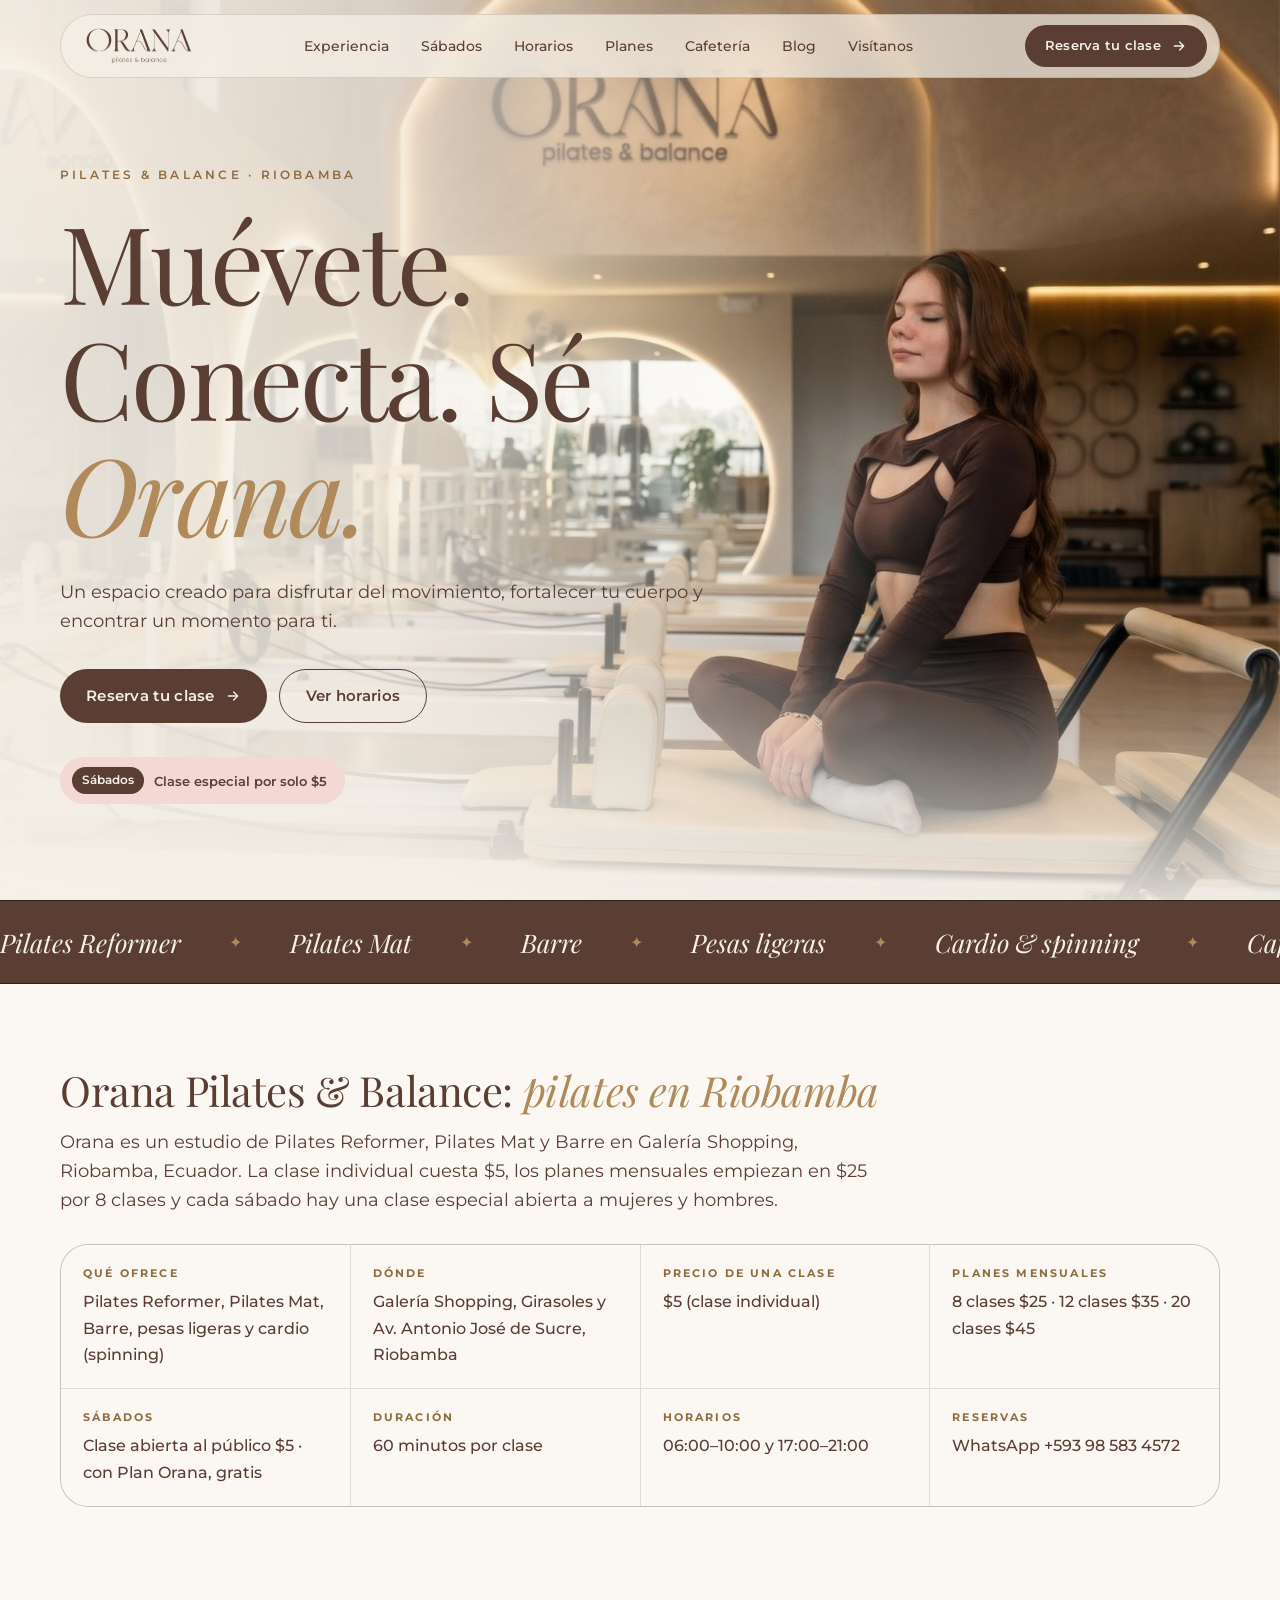
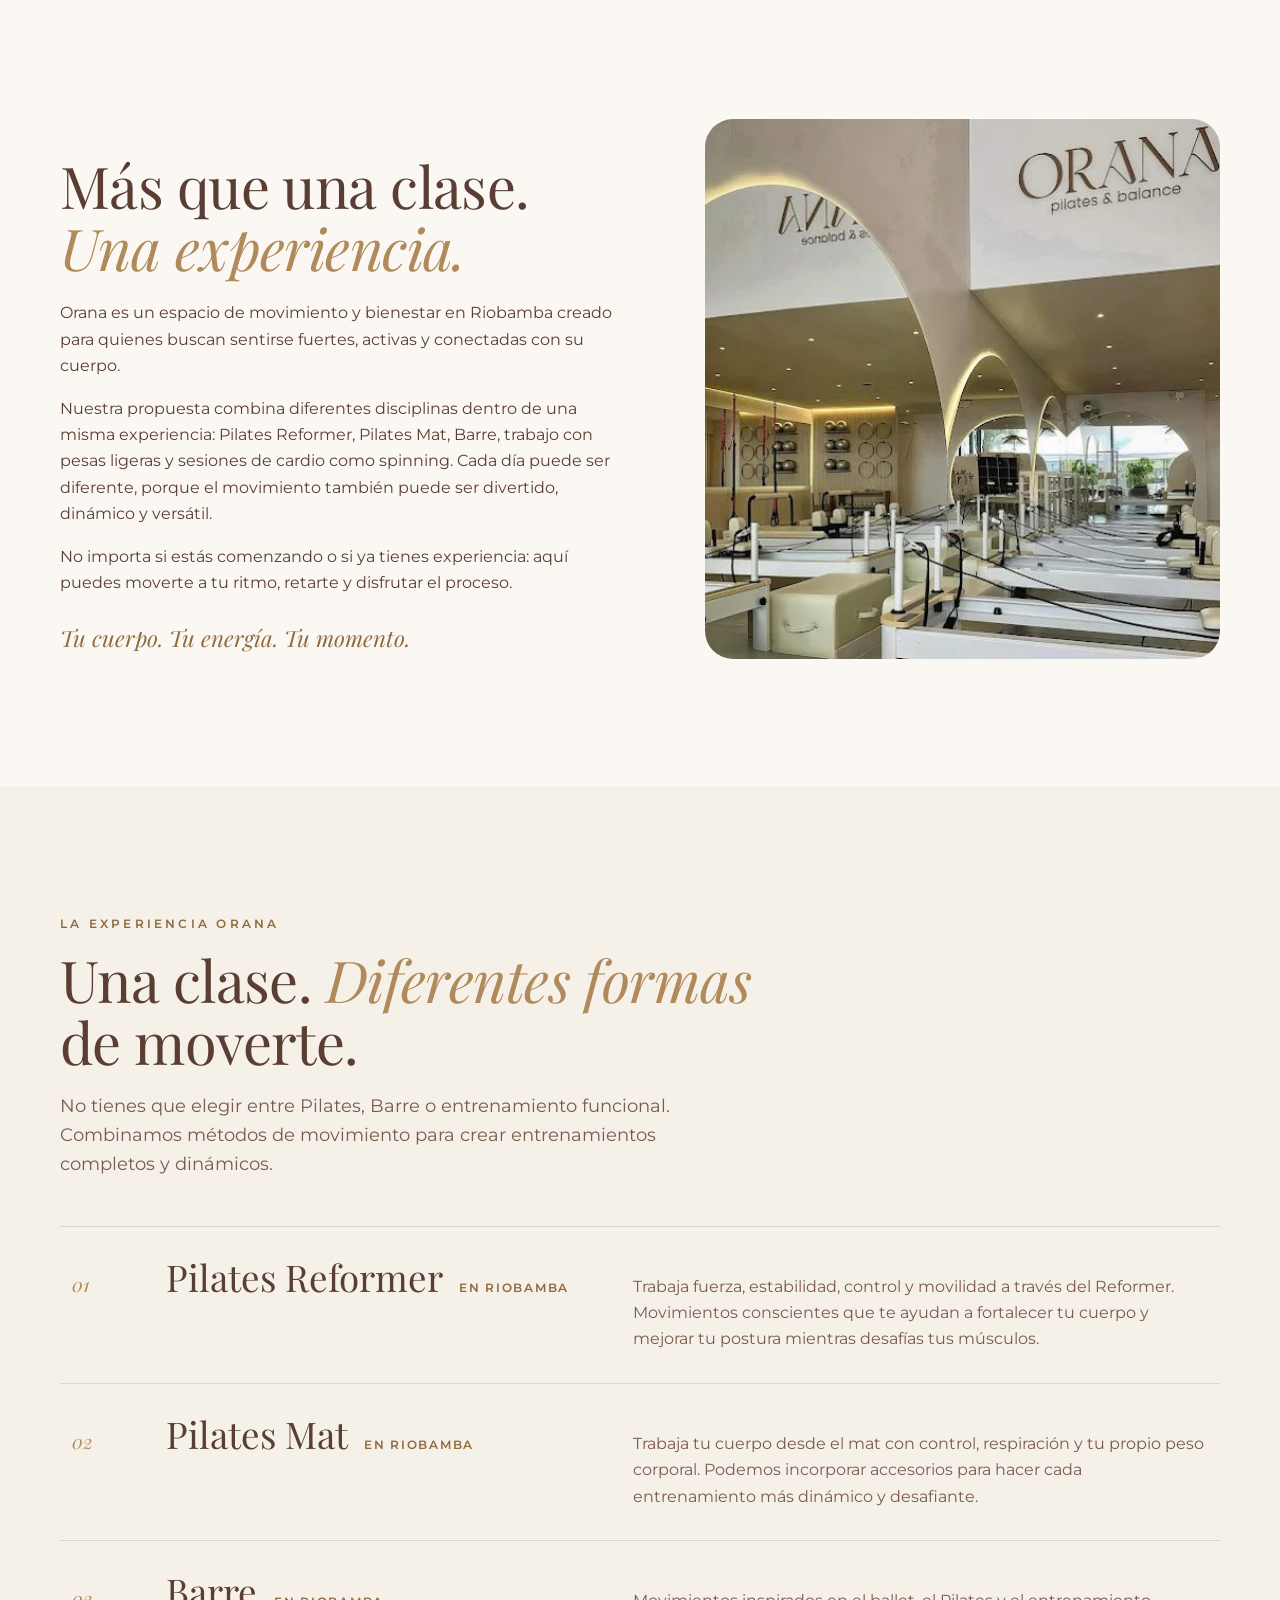
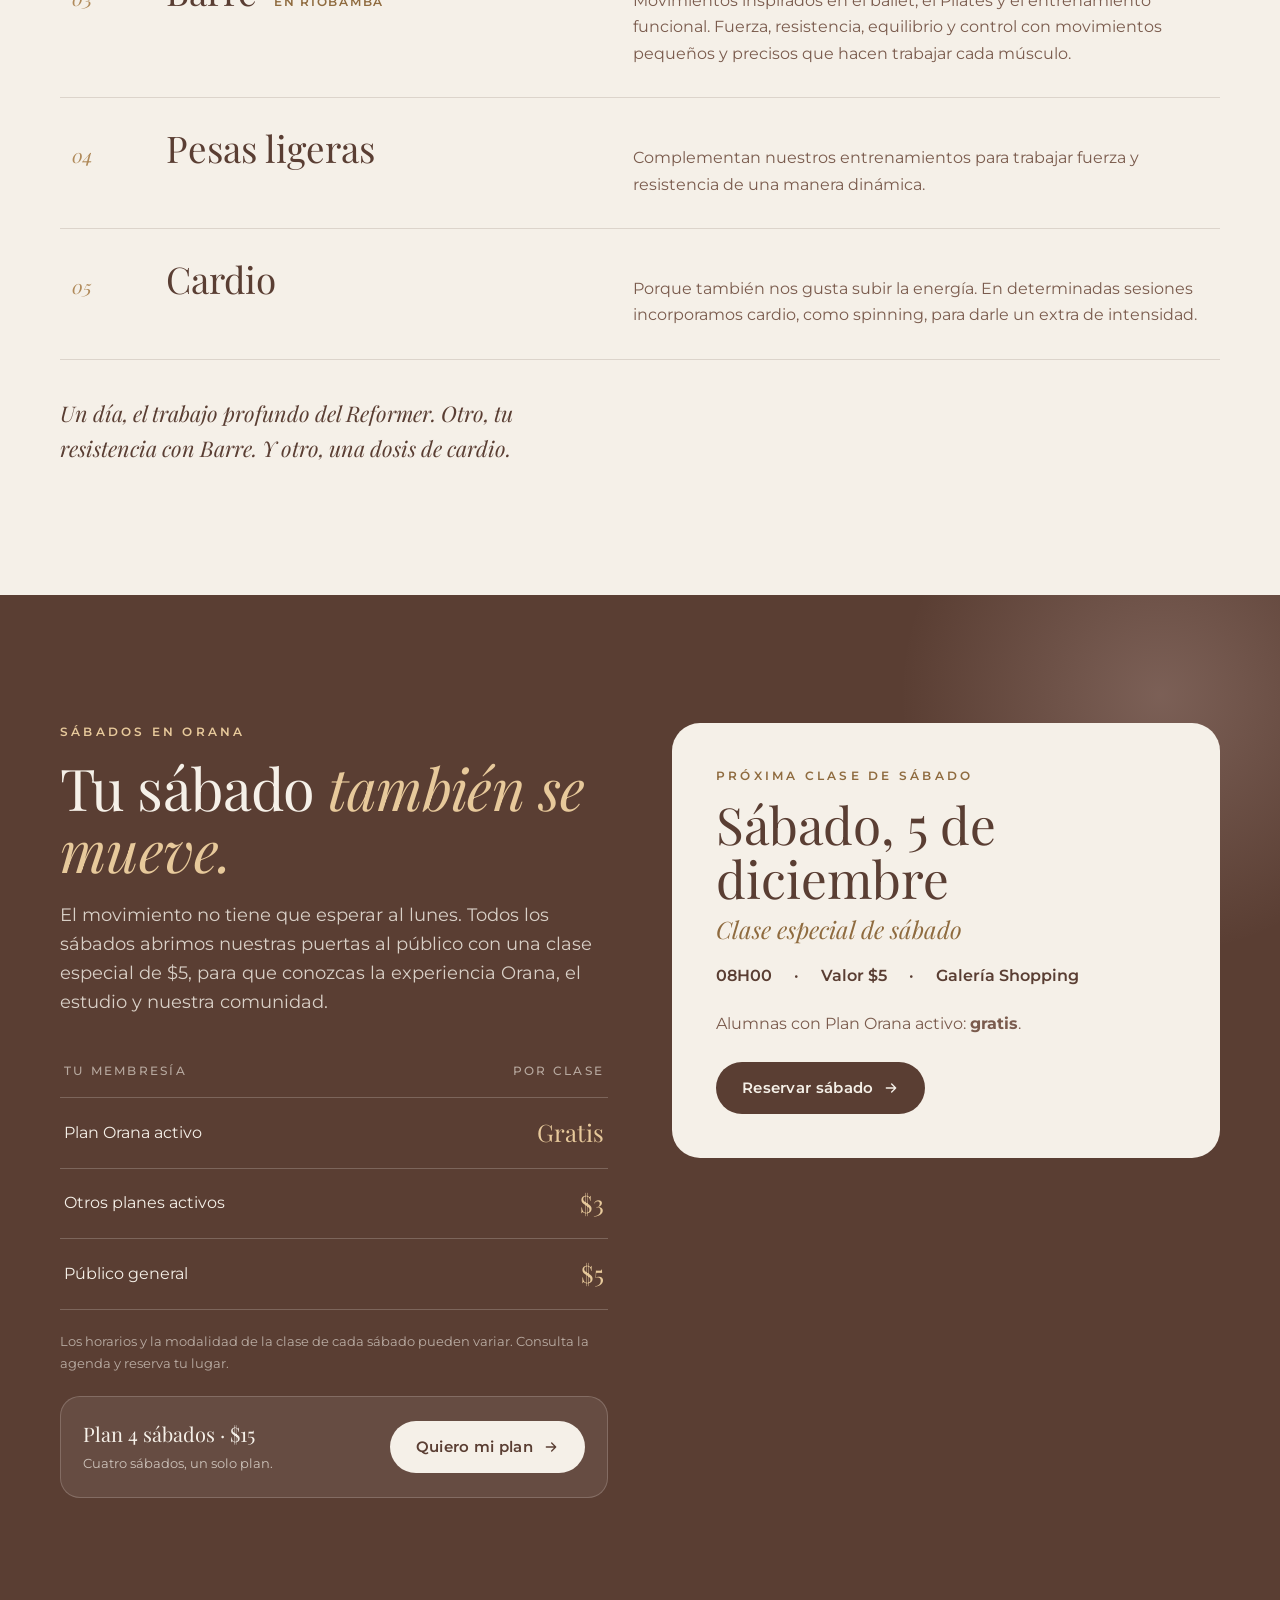
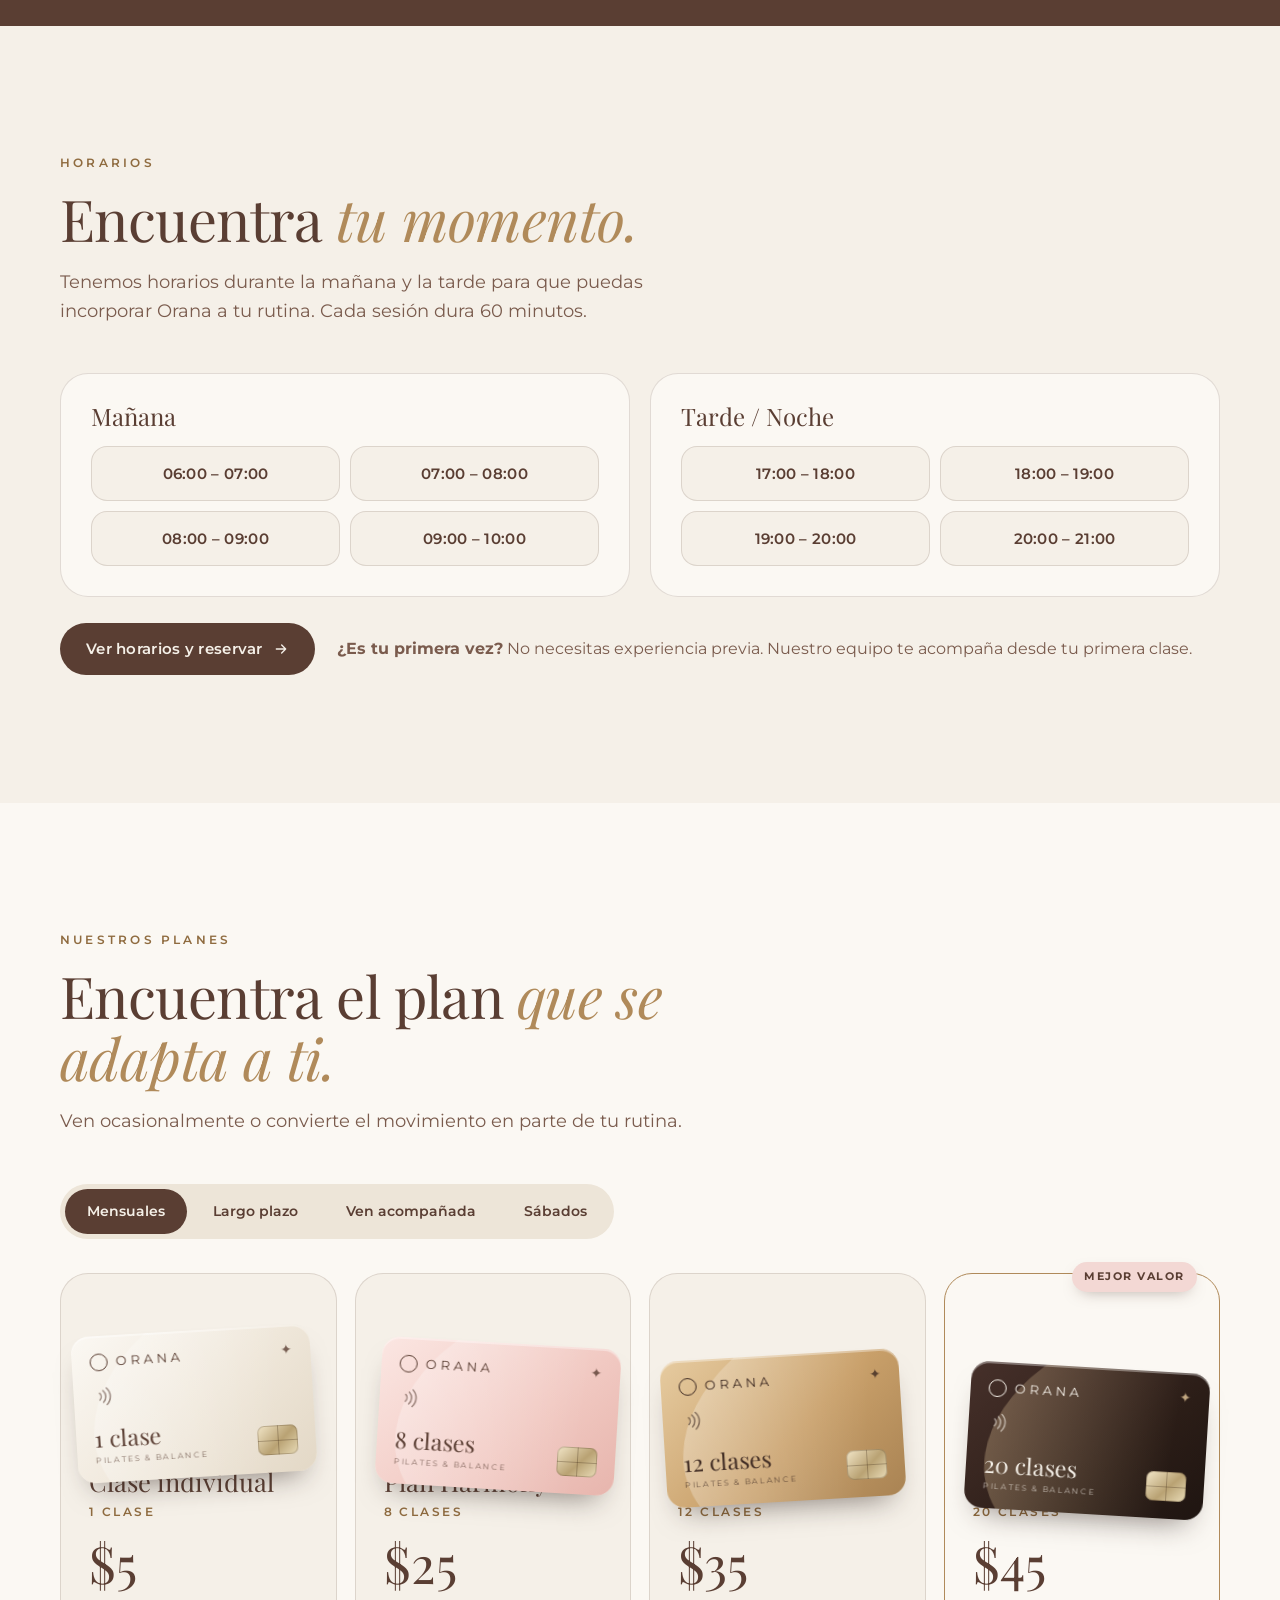
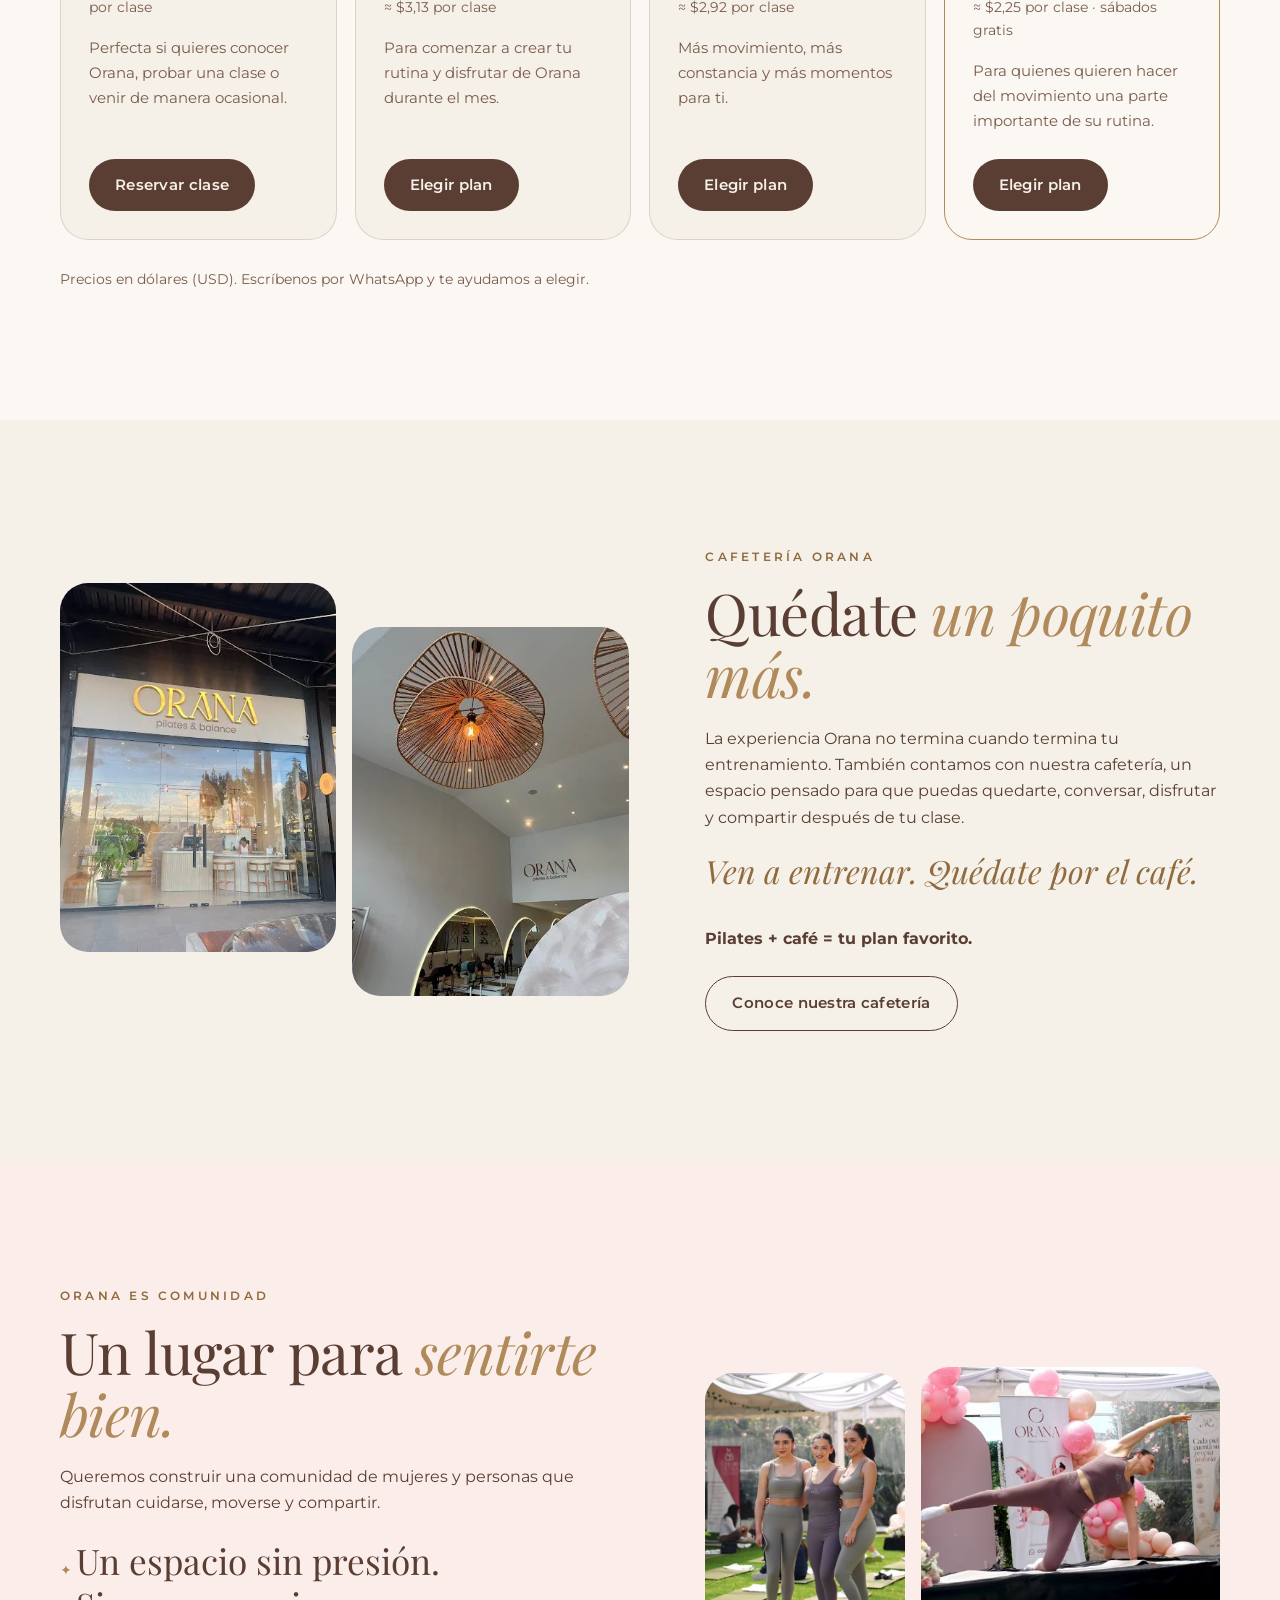
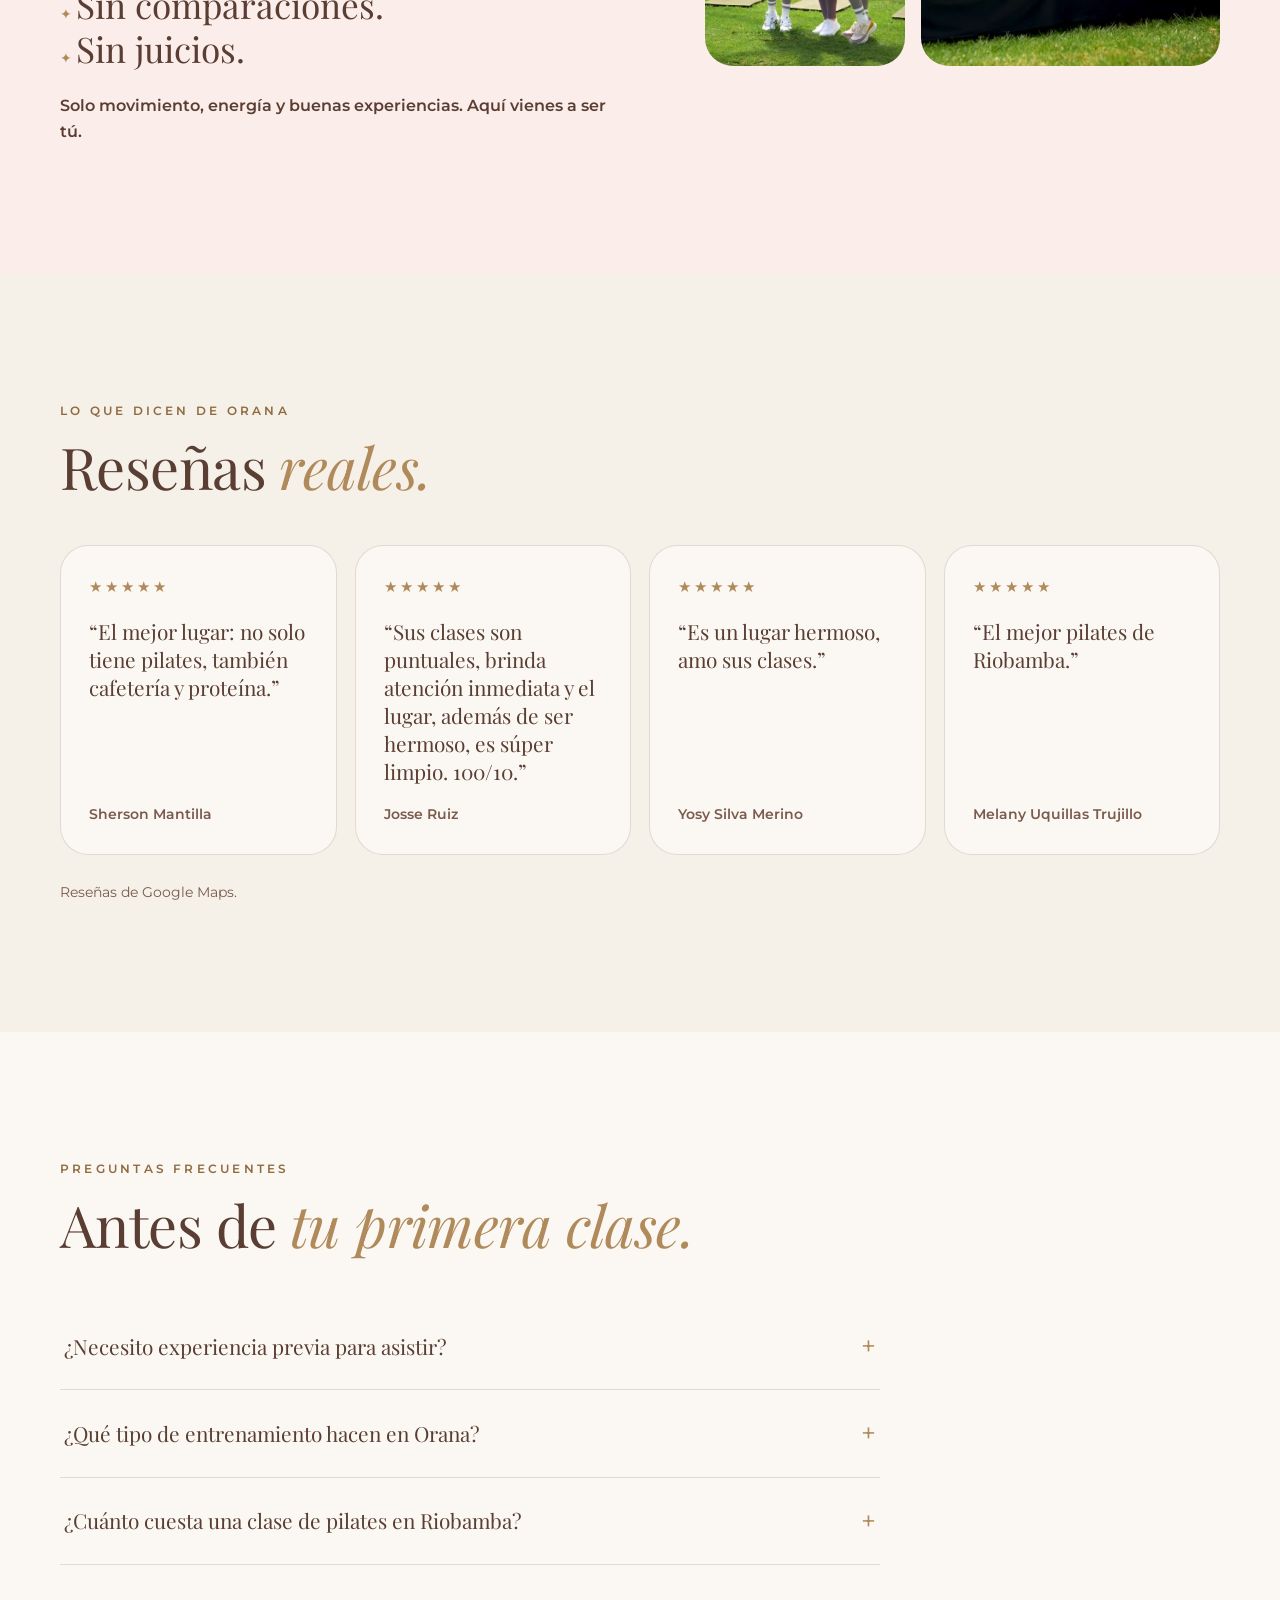
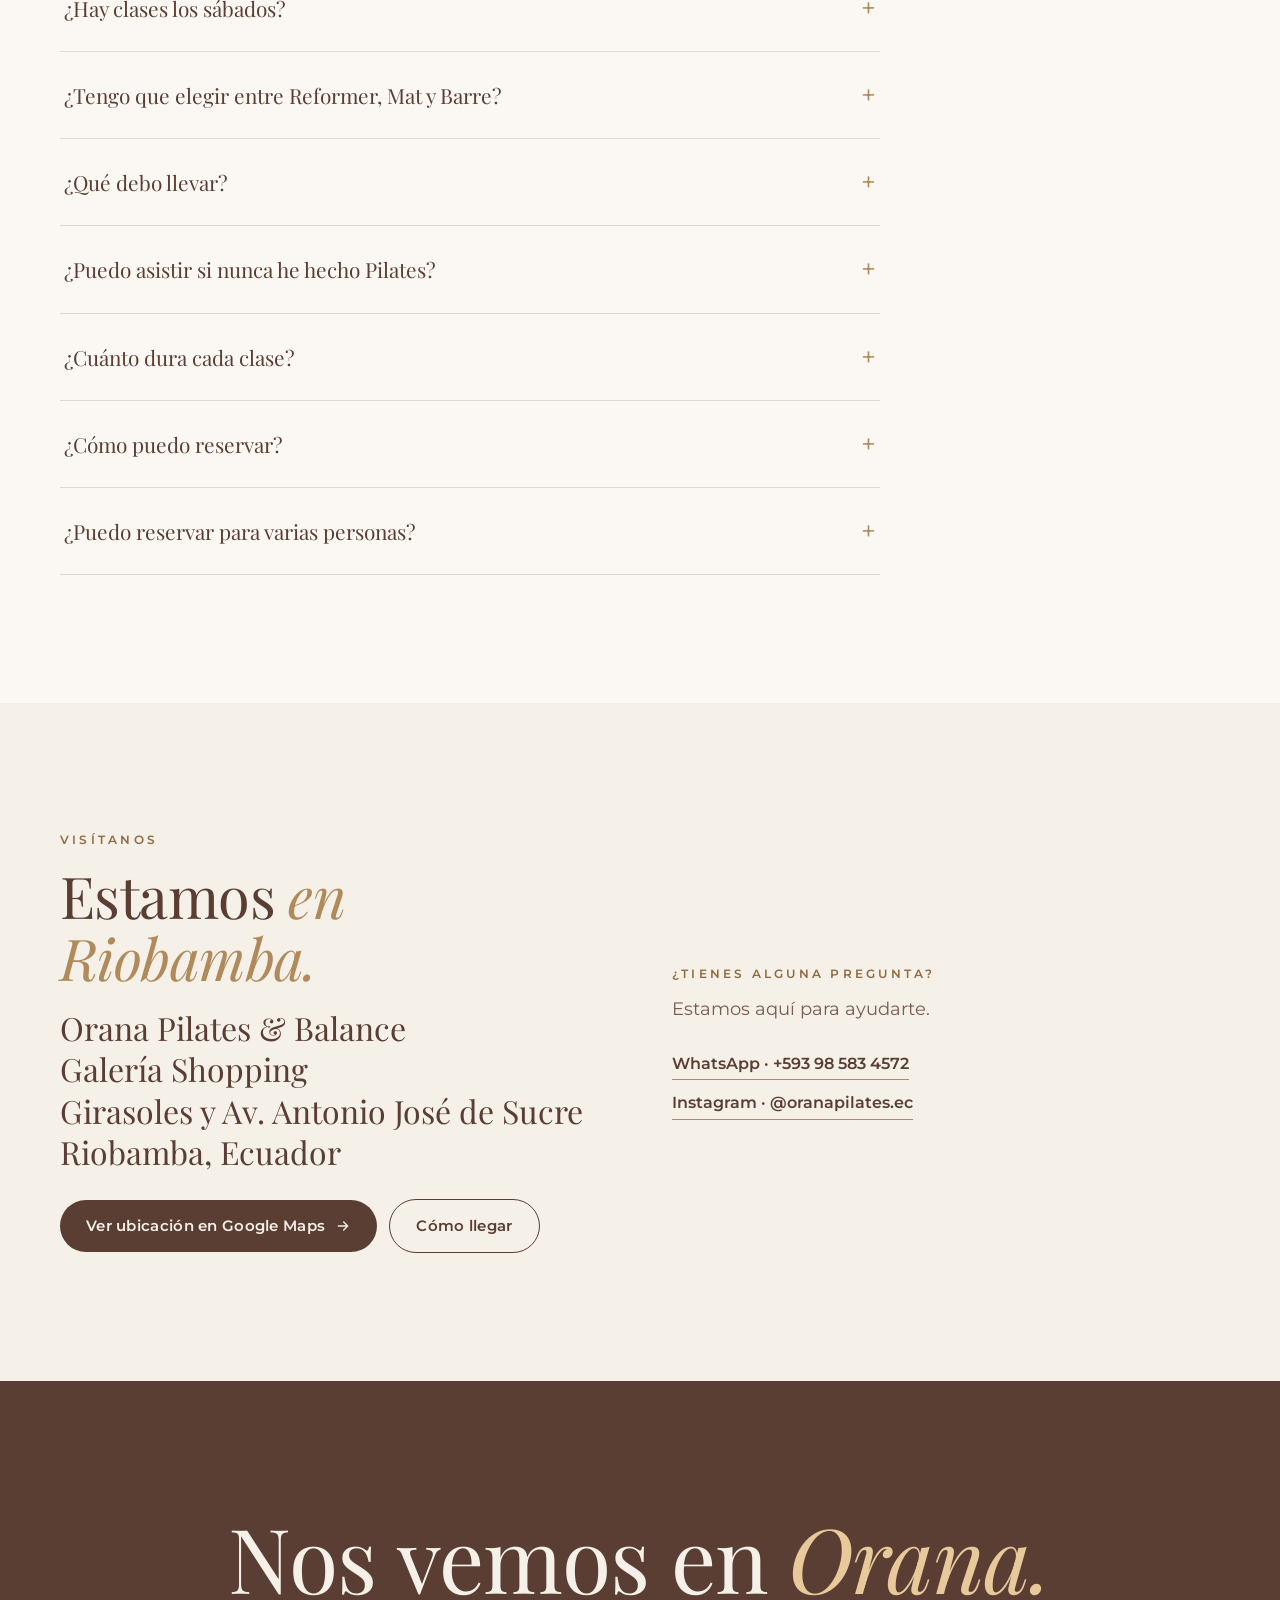
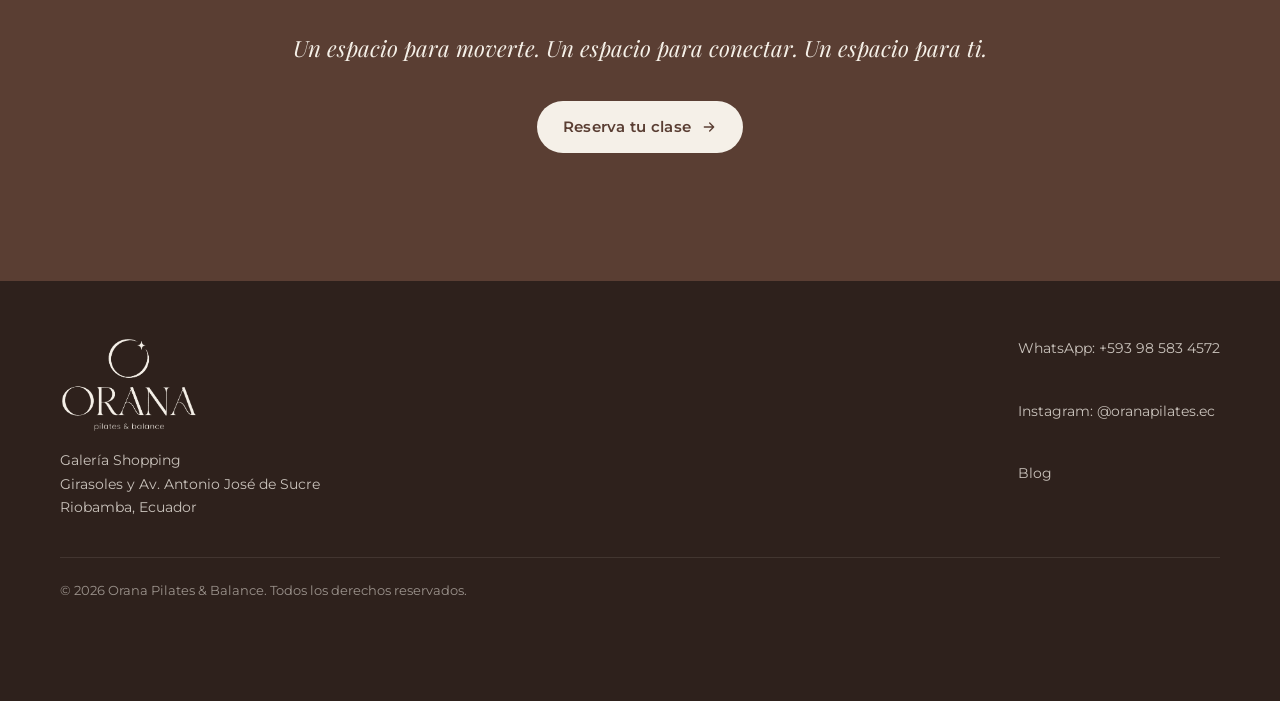
<file: index.html>
<!doctype html>
<html lang="es-EC">
<head>
<meta charset="utf-8">
<meta name="viewport" content="width=device-width, initial-scale=1">
<title>Orana Pilates & Balance | Pilates Reformer, Mat y Barre en Riobamba</title>
<meta name="description" content="Pilates Reformer, Pilates Mat, Barre y cardio en Riobamba. Clase individual desde $5, planes mensuales y clases de sábado. Galería Shopping. Reserva por WhatsApp.">
<meta name="theme-color" content="#F5F0E8">
<link rel="canonical" href="https://oranapilatesec.com/">
<meta property="og:url" content="https://oranapilatesec.com/">
<meta property="og:type" content="website">
<meta property="og:title" content="Orana Pilates & Balance — Riobamba">
<meta property="og:description" content="Muévete. Conecta. Sé Orana. Pilates Reformer, Mat, Barre y cardio en Galería Shopping, Riobamba.">
<meta property="og:locale" content="es_EC">
<meta property="og:image" content="https://oranapilatesec.com/assets/img/og.jpg">
<meta property="og:image:width" content="1200">
<meta property="og:image:height" content="630">
<meta property="og:image:alt" content="Estudio Orana Pilates & Balance en Riobamba: reformers frente a espejos de arco iluminados">
<meta name="twitter:card" content="summary_large_image">
<link rel="icon" href="favicon.ico" sizes="any">
<link rel="icon" type="image/png" sizes="32x32" href="assets/img/favicon-32.png">
<link rel="apple-touch-icon" href="assets/img/apple-touch-icon.png">
<link rel="preconnect" href="https://fonts.googleapis.com">
<link rel="preconnect" href="https://fonts.gstatic.com" crossorigin>
<link href="https://fonts.googleapis.com/css2?family=Montserrat:wght@400;500;600;700&family=Playfair+Display:ital,wght@0,400;0,500;1,400;1,500&display=swap" rel="stylesheet">
<link rel="stylesheet" href="assets/css/style.css?v=20261102b">

<script type="application/ld+json">
{
 "@context": "https://schema.org",
 "@graph": [
  {
   "@type": "WebSite",
   "@id": "https://oranapilatesec.com/#website",
   "url": "https://oranapilatesec.com/",
   "name": "Orana Pilates & Balance",
   "inLanguage": "es-EC",
   "publisher": {
    "@id": "https://oranapilatesec.com/#studio"
   }
  },
  {
   "@type": [
    "HealthClub",
    "LocalBusiness"
   ],
   "@id": "https://oranapilatesec.com/#studio",
   "url": "https://oranapilatesec.com/",
   "name": "Orana Pilates & Balance",
   "alternateName": [
    "Orana Pilates",
    "Orana Pilates Riobamba",
    "Orana pilates & balance Riobamba"
   ],
   "description": "Estudio de Pilates Reformer, Pilates Mat, Barre, pesas ligeras y cardio con cafetería en Galería Shopping, Riobamba, Ecuador. Clase individual desde $5; clase de sábado abierta a mujeres y hombres.",
   "logo": {
    "@type": "ImageObject",
    "url": "https://oranapilatesec.com/assets/img/logo-square.png",
    "width": 800,
    "height": 800
   },
   "image": [
    "https://oranapilatesec.com/assets/img/og.jpg",
    "https://oranapilatesec.com/assets/img/hero.jpg"
   ],
   "telephone": "+593985834572",
   "priceRange": "$5 - $432",
   "currenciesAccepted": "USD",
   "address": {
    "@type": "PostalAddress",
    "streetAddress": "Galería Shopping, Girasoles y Av. Antonio José de Sucre",
    "addressLocality": "Riobamba",
    "addressRegion": "Chimborazo",
    "addressCountry": "EC"
   },
   "areaServed": {
    "@type": "City",
    "name": "Riobamba"
   },
   "knowsAbout": [
    "Pilates Reformer",
    "Pilates Mat",
    "Barre",
    "Entrenamiento con pesas ligeras",
    "Spinning"
   ],
   "hasMap": "https://www.google.com/maps?cid=12931598808975225126",
   "geo": {
    "@type": "GeoCoordinates",
    "latitude": -1.6533966,
    "longitude": -78.6444764
   },
   "sameAs": [
    "https://www.instagram.com/oranapilates.ec/",
    "https://www.google.com/maps?cid=12931598808975225126"
   ],
   "hasOfferCatalog": {
    "@type": "OfferCatalog",
    "name": "Planes Orana",
    "itemListElement": [
     {
      "@type": "Offer",
      "name": "Clase individual",
      "price": "5",
      "priceCurrency": "USD"
     },
     {
      "@type": "Offer",
      "name": "Plan Harmony (8 clases)",
      "price": "25",
      "priceCurrency": "USD"
     },
     {
      "@type": "Offer",
      "name": "Plan Balance (12 clases)",
      "price": "35",
      "priceCurrency": "USD"
     },
     {
      "@type": "Offer",
      "name": "Plan Orana (20 clases)",
      "price": "45",
      "priceCurrency": "USD"
     },
     {
      "@type": "Offer",
      "name": "Plan Trimestral (3 meses)",
      "price": "120",
      "priceCurrency": "USD"
     },
     {
      "@type": "Offer",
      "name": "Plan 6 meses",
      "price": "228",
      "priceCurrency": "USD"
     },
     {
      "@type": "Offer",
      "name": "Plan 12 meses",
      "price": "432",
      "priceCurrency": "USD"
     },
     {
      "@type": "Offer",
      "name": "Plan 4 sábados",
      "price": "15",
      "priceCurrency": "USD"
     },
     {
      "@type": "Offer",
      "name": "Combo 2 personas (por persona)",
      "price": "42.50",
      "priceCurrency": "USD"
     },
     {
      "@type": "Offer",
      "name": "Combo 4 personas o más (por persona)",
      "price": "37.50",
      "priceCurrency": "USD"
     }
    ]
   }
  }
 ]
}
</script>
<script type="application/ld+json">
{
  "@context": "https://schema.org",
  "@type": "FAQPage",
  "mainEntity": [
    {"@type":"Question","name":"¿Necesito experiencia previa para asistir?","acceptedAnswer":{"@type":"Answer","text":"No. No necesitas experiencia previa. Nuestras sesiones están diseñadas para que puedas comenzar y avanzar de acuerdo con tu propio nivel."}},
    {"@type":"Question","name":"¿Qué tipo de entrenamiento hacen en Orana?","acceptedAnswer":{"@type":"Answer","text":"Nuestra experiencia combina diferentes formas de movimiento, incluyendo Pilates Reformer, Pilates Mat, Barre, pesas ligeras y, en determinadas sesiones, cardio como spinning."}},
    {"@type":"Question","name":"¿Cuánto cuesta una clase de pilates en Riobamba?","acceptedAnswer":{"@type":"Answer","text":"En Orana la clase individual cuesta $5. Los planes mensuales empiezan en $25 por 8 clases, y hay planes de 3, 6 y 12 meses."}},
    {"@type":"Question","name":"¿Hay clases los sábados?","acceptedAnswer":{"@type":"Answer","text":"Sí. Cada sábado hay una clase especial abierta al público, para mujeres y hombres, por $5. Con Plan Orana activo es gratis, con otros planes activos cuesta $3, y el Plan 4 sábados cuesta $15."}},
    {"@type":"Question","name":"¿Tengo que elegir entre Reformer, Mat y Barre?","acceptedAnswer":{"@type":"Answer","text":"No necesariamente. Nuestra propuesta busca integrar diferentes disciplinas dentro de la experiencia Orana, por lo que podrás disfrutar de diferentes tipos de entrenamiento."}},
    {"@type":"Question","name":"¿Qué debo llevar?","acceptedAnswer":{"@type":"Answer","text":"Te recomendamos usar ropa deportiva cómoda y llevar tu botella de agua."}},
    {"@type":"Question","name":"¿Puedo asistir si nunca he hecho Pilates?","acceptedAnswer":{"@type":"Answer","text":"Sí. Todas son bienvenidas. Si es tu primera vez, cuéntanos al llegar para que podamos orientarte."}},
    {"@type":"Question","name":"¿Cuánto dura cada clase?","acceptedAnswer":{"@type":"Answer","text":"Cada sesión tiene una duración de 60 minutos."}},
    {"@type":"Question","name":"¿Cómo puedo reservar?","acceptedAnswer":{"@type":"Answer","text":"Escríbenos por WhatsApp al +593 98 583 4572 con el día y el horario que prefieres y reservamos tu lugar."}},
    {"@type":"Question","name":"¿Puedo reservar para varias personas?","acceptedAnswer":{"@type":"Answer","text":"Sí. Puedes aprovechar nuestros combos especiales para venir con alguien más o formar un grupo de 4 personas o más."}}
  ]
}
</script>
</head>
<body>
<a class="skip" href="#main">Saltar al contenido</a>
<div class="glow" aria-hidden="true"></div>

<!-- NAV -->
<header class="nav">
  <div class="nav-in">
    <a class="logo" href="#top" aria-label="Orana pilates & balance, inicio">
      <img class="logo-img" src="assets/img/wordmark-mocha.png" width="863" height="305" alt="Orana pilates &amp; balance">
    </a>
    <nav class="links" aria-label="Principal">
      <a href="#experiencia">Experiencia</a>
      <a href="#sabados">Sábados</a>
      <a href="#horarios">Horarios</a>
      <a href="#planes">Planes</a>
      <a href="#cafeteria">Cafetería</a>
      <a href="blog/">Blog</a>
      <a href="#visitanos">Visítanos</a>
    </nav>
    <a class="btn btn-dark" data-wa="Hola Orana, quiero reservar mi clase." href="#">Reserva tu clase
      <svg viewBox="0 0 24 24" fill="none" stroke="currentColor" stroke-width="2" stroke-linecap="round" stroke-linejoin="round" aria-hidden="true"><path d="M5 12h14M13 6l6 6-6 6"/></svg>
    </a>
  </div>
</header>

<main id="main">
<!-- HERO -->
<section class="hero" id="top">
  <picture>
    <source media="(max-width: 760px)" srcset="assets/img/hero-mobile.jpg">
    <img class="hero-img" src="assets/img/hero.jpg" width="2000" height="1116" alt="Mujer sentada con los ojos cerrados sobre un Reformer en el estudio Orana, bajo el letrero ORANA pilates &amp; balance y espejos de arco iluminados" fetchpriority="high">
  </picture>
  <div class="wrap hero-in">
    <p class="eyebrow rv">Pilates &amp; Balance · Riobamba</p>
    <h1 data-bw style="margin-top:18px">Muévete. Conecta. Sé <em>Orana.</em></h1>
    <p class="lede rv" style="--d:.5s">Un espacio creado para disfrutar del movimiento, fortalecer tu cuerpo y encontrar un momento para ti.</p>
    <div class="hero-cta rv" style="--d:.65s">
      <a class="btn btn-dark" data-wa="Hola Orana, quiero reservar mi clase." href="#">Reserva tu clase
        <svg viewBox="0 0 24 24" fill="none" stroke="currentColor" stroke-width="2" stroke-linecap="round" stroke-linejoin="round" aria-hidden="true"><path d="M5 12h14M13 6l6 6-6 6"/></svg>
      </a>
      <a class="btn btn-ghost" href="#horarios">Ver horarios</a>
    </div>
    <a class="chip rv" style="--d:.8s" href="#sabados"><i>Sábados</i> Clase especial por solo $5</a>
  </div>
</section>

<!-- MARQUEE -->
<section class="marquee" aria-label="Disciplinas">
  <div class="mq-track" aria-hidden="true">
    <span>Pilates Reformer</span><span>Pilates Mat</span><span>Barre</span><span>Pesas ligeras</span><span>Cardio &amp; spinning</span><span>Café</span>
    <span>Pilates Reformer</span><span>Pilates Mat</span><span>Barre</span><span>Pesas ligeras</span><span>Cardio &amp; spinning</span><span>Café</span>
  </div>
</section>


<!-- DATOS RÁPIDOS (answer-first, extraíble por buscadores y asistentes de IA) -->
<section class="facts" id="datos" aria-labelledby="datos-h">
  <div class="wrap">
    <h2 id="datos-h" class="rv">Orana Pilates &amp; Balance: <em>pilates en Riobamba</em></h2>
    <p class="lede rv">Orana es un estudio de Pilates Reformer, Pilates Mat y Barre en Galería Shopping, Riobamba, Ecuador. La clase individual cuesta $5, los planes mensuales empiezan en $25 por 8 clases y cada sábado hay una clase especial abierta a mujeres y hombres.</p>
    <dl class="fact-grid rv">
      <div><dt>Qué ofrece</dt><dd>Pilates Reformer, Pilates Mat, Barre, pesas ligeras y cardio (spinning)</dd></div>
      <div><dt>Dónde</dt><dd>Galería Shopping, Girasoles y Av. Antonio José de Sucre, Riobamba</dd></div>
      <div><dt>Precio de una clase</dt><dd>$5 (clase individual)</dd></div>
      <div><dt>Planes mensuales</dt><dd>8 clases $25 · 12 clases $35 · 20 clases $45</dd></div>
      <div><dt>Sábados</dt><dd>Clase abierta al público $5 · con Plan Orana, gratis</dd></div>
      <div><dt>Duración</dt><dd>60 minutos por clase</dd></div>
      <div><dt>Horarios</dt><dd>06:00–10:00 y 17:00–21:00</dd></div>
      <div><dt>Reservas</dt><dd>WhatsApp +593 98 583 4572</dd></div>
    </dl>
  </div>
</section>

<!-- BIENVENIDA -->
<section class="welcome" id="bienvenida">
  <div class="wrap split">
    <div>
      <p class="eyebrow rv">Bienvenida a Orana</p>
      <h2 data-bw style="margin:14px 0 22px">Más que una clase. <em>Una experiencia.</em></h2>
      <p class="rv">Orana es un espacio de movimiento y bienestar en Riobamba creado para quienes buscan sentirse fuertes, activas y conectadas con su cuerpo.</p>
      <p class="rv">Nuestra propuesta combina diferentes disciplinas dentro de una misma experiencia: Pilates Reformer, Pilates Mat, Barre, trabajo con pesas ligeras y sesiones de cardio como spinning. Cada día puede ser diferente, porque el movimiento también puede ser divertido, dinámico y versátil.</p>
      <p class="rv">No importa si estás comenzando o si ya tienes experiencia: aquí puedes moverte a tu ritmo, retarte y disfrutar el proceso.</p>
      <span class="tag rv">Tu cuerpo. Tu energía. Tu momento.</span>
    </div>
    <div class="photo rv" style="aspect-ratio:1/1.05">
      <img src="assets/img/studio-arches.jpg" width="510" height="510" loading="lazy" alt="Interior del estudio Orana con arcos de luz cálida y camas Reformer en fila">
    </div>
  </div>
</section>

<!-- EXPERIENCIA -->
<section id="experiencia">
  <div class="wrap">
    <div class="sec-head">
      <p class="eyebrow rv">La experiencia Orana</p>
      <h2 data-bw>Una clase. <em>Diferentes formas</em> de moverte.</h2>
      <p class="lede rv">No tienes que elegir entre Pilates, Barre o entrenamiento funcional. Combinamos métodos de movimiento para crear entrenamientos completos y dinámicos.</p>
    </div>
    <div class="exp-list">
      <div class="exp-row rv"><span class="n">01</span><h3>Pilates Reformer <small>en Riobamba</small></h3><p>Trabaja fuerza, estabilidad, control y movilidad a través del Reformer. Movimientos conscientes que te ayudan a fortalecer tu cuerpo y mejorar tu postura mientras desafías tus músculos.</p></div>
      <div class="exp-row rv"><span class="n">02</span><h3>Pilates Mat <small>en Riobamba</small></h3><p>Trabaja tu cuerpo desde el mat con control, respiración y tu propio peso corporal. Podemos incorporar accesorios para hacer cada entrenamiento más dinámico y desafiante.</p></div>
      <div class="exp-row rv"><span class="n">03</span><h3>Barre <small>en Riobamba</small></h3><p>Movimientos inspirados en el ballet, el Pilates y el entrenamiento funcional. Fuerza, resistencia, equilibrio y control con movimientos pequeños y precisos que hacen trabajar cada músculo.</p></div>
      <div class="exp-row rv"><span class="n">04</span><h3>Pesas ligeras</h3><p>Complementan nuestros entrenamientos para trabajar fuerza y resistencia de una manera dinámica.</p></div>
      <div class="exp-row rv"><span class="n">05</span><h3>Cardio</h3><p>Porque también nos gusta subir la energía. En determinadas sesiones incorporamos cardio, como spinning, para darle un extra de intensidad.</p></div>
    </div>
    <p class="exp-note rv">Un día, el trabajo profundo del Reformer. Otro, tu resistencia con Barre. Y otro, una dosis de cardio.</p>
  </div>
</section>

<!-- SABADOS -->
<section class="sat" id="sabados">
  <div class="wrap sat-grid">
    <div>
      <p class="eyebrow rv">Sábados en Orana</p>
      <h2 data-bw style="margin:14px 0 20px">Tu sábado <em>también se mueve.</em></h2>
      <p class="lede rv">El movimiento no tiene que esperar al lunes. Todos los sábados abrimos nuestras puertas al público con una clase especial de $5, para que conozcas la experiencia Orana, el estudio y nuestra comunidad.</p>
      <table class="price-tbl rv" style="margin-top:30px">
        <thead><tr><th scope="col">Tu membresía</th><th scope="col">Por clase</th></tr></thead>
        <tbody>
          <tr><td>Plan Orana activo</td><td>Gratis</td></tr>
          <tr><td>Otros planes activos</td><td>$3</td></tr>
          <tr><td>Público general</td><td>$5</td></tr>
        </tbody>
      </table>
      <p class="sat-note rv">Los horarios y la modalidad de la clase de cada sábado pueden variar. Consulta la agenda y reserva tu lugar.</p>
      <div class="plan4 rv">
        <div><b>Plan 4 sábados · $15</b><small>Cuatro sábados, un solo plan.</small></div>
        <a class="btn btn-light" data-wa="Hola Orana, quiero el Plan 4 sábados ($15)." href="#">Quiero mi plan
          <svg viewBox="0 0 24 24" fill="none" stroke="currentColor" stroke-width="2" stroke-linecap="round" stroke-linejoin="round" aria-hidden="true"><path d="M5 12h14M13 6l6 6-6 6"/></svg>
        </a>
      </div>
    </div>
    <div class="sat-card rv" style="--d:.15s">
      <p class="eyebrow">Próxima clase de sábado</p>
      <p class="sat-date" id="sat-date">Este sábado</p>
      <p class="sat-class" id="sat-class">Clase especial de sábado</p>
      <div class="sat-meta"><span id="sat-time">08H00</span><span>·</span><span>Valor $5</span><span>·</span><span>Galería Shopping</span></div>
      <p style="margin-bottom:24px;color:var(--mocha-2)">Alumnas con Plan Orana activo: <b>gratis</b>.</p>
      <a class="btn btn-dark" data-sat-wa href="#">Reservar sábado
        <svg viewBox="0 0 24 24" fill="none" stroke="currentColor" stroke-width="2" stroke-linecap="round" stroke-linejoin="round" aria-hidden="true"><path d="M5 12h14M13 6l6 6-6 6"/></svg>
      </a>
    </div>
  </div>
</section>

<!-- HORARIOS -->
<section id="horarios">
  <div class="wrap">
    <div class="sec-head">
      <p class="eyebrow rv">Horarios</p>
      <h2 data-bw>Encuentra <em>tu momento.</em></h2>
      <p class="lede rv">Tenemos horarios durante la mañana y la tarde para que puedas incorporar Orana a tu rutina. Cada sesión dura 60 minutos.</p>
    </div>
    <div class="sched-grid">
      <div class="slot-box rv">
        <h3>Mañana</h3>
        <ul class="slots"><li>06:00 – 07:00</li><li>07:00 – 08:00</li><li>08:00 – 09:00</li><li>09:00 – 10:00</li></ul>
      </div>
      <div class="slot-box rv" style="--d:.1s">
        <h3>Tarde / Noche</h3>
        <ul class="slots"><li>17:00 – 18:00</li><li>18:00 – 19:00</li><li>19:00 – 20:00</li><li>20:00 – 21:00</li></ul>
      </div>
    </div>
    <div class="sched-foot rv">
      <a class="btn btn-dark" data-wa="Hola Orana, quiero reservar. ¿Qué horarios tienen disponibles?" href="#">Ver horarios y reservar
        <svg viewBox="0 0 24 24" fill="none" stroke="currentColor" stroke-width="2" stroke-linecap="round" stroke-linejoin="round" aria-hidden="true"><path d="M5 12h14M13 6l6 6-6 6"/></svg>
      </a>
      <p><b>¿Es tu primera vez?</b> No necesitas experiencia previa. Nuestro equipo te acompaña desde tu primera clase.</p>
    </div>
  </div>
</section>

<!-- PLANES -->
<section class="pricing" id="planes">
  <div class="wrap">
    <div class="sec-head">
      <p class="eyebrow rv">Nuestros planes</p>
      <h2 data-bw>Encuentra el plan <em>que se adapta a ti.</em></h2>
      <p class="lede rv">Ven ocasionalmente o convierte el movimiento en parte de tu rutina.</p>
    </div>

    <div class="tabs rv" role="tablist" aria-label="Tipo de plan">
      <button class="tab" role="tab" id="t1" aria-selected="true" aria-controls="p1">Mensuales</button>
      <button class="tab" role="tab" id="t2" aria-selected="false" aria-controls="p2">Largo plazo</button>
      <button class="tab" role="tab" id="t3" aria-selected="false" aria-controls="p3">Ven acompañada</button>
      <button class="tab" role="tab" id="t4" aria-selected="false" aria-controls="p4">Sábados</button>
    </div>

    <div class="panel" id="p1" role="tabpanel" aria-labelledby="t1">
      <div class="cards">
        <article class="card">
          <div class="cwrap"><div class="ccard t-pearl" aria-hidden="true">
            <span class="cc-logo"><i></i><b>ORANA</b></span><span class="cc-spark">✦</span>
            <svg class="cc-nfc" viewBox="0 0 24 24" fill="none" stroke="currentColor" stroke-width="1.6" stroke-linecap="round"><path d="M8 8.5a5 5 0 0 1 0 7M11.5 6a8.5 8.5 0 0 1 0 12M15 3.5a12 12 0 0 1 0 17"/></svg>
            <span class="cc-chip"></span>
            <span class="cc-plan">1 clase</span><span class="cc-sub">PILATES &amp; BALANCE</span>
          </div></div>
          <h3>Clase individual</h3><p class="classes">1 clase</p><p class="price">$5</p><p class="unit">por clase</p><p class="sub">Perfecta si quieres conocer Orana, probar una clase o venir de manera ocasional.</p>
          <a class="btn btn-dark" data-wa="Hola Orana, quiero reservar una clase individual ($5)." href="#">Reservar clase</a></article>
<article class="card">
          <div class="cwrap"><div class="ccard t-blush" aria-hidden="true">
            <span class="cc-logo"><i></i><b>ORANA</b></span><span class="cc-spark">✦</span>
            <svg class="cc-nfc" viewBox="0 0 24 24" fill="none" stroke="currentColor" stroke-width="1.6" stroke-linecap="round"><path d="M8 8.5a5 5 0 0 1 0 7M11.5 6a8.5 8.5 0 0 1 0 12M15 3.5a12 12 0 0 1 0 17"/></svg>
            <span class="cc-chip"></span>
            <span class="cc-plan">8 clases</span><span class="cc-sub">PILATES &amp; BALANCE</span>
          </div></div>
          <h3>Plan Harmony</h3><p class="classes">8 clases</p><p class="price">$25</p><p class="unit">≈ $3,13 por clase</p><p class="sub">Para comenzar a crear tu rutina y disfrutar de Orana durante el mes.</p>
          <a class="btn btn-dark" data-wa="Hola Orana, quiero el Plan Harmony (8 clases, $25)." href="#">Elegir plan</a></article>
<article class="card">
          <div class="cwrap"><div class="ccard t-gold" aria-hidden="true">
            <span class="cc-logo"><i></i><b>ORANA</b></span><span class="cc-spark">✦</span>
            <svg class="cc-nfc" viewBox="0 0 24 24" fill="none" stroke="currentColor" stroke-width="1.6" stroke-linecap="round"><path d="M8 8.5a5 5 0 0 1 0 7M11.5 6a8.5 8.5 0 0 1 0 12M15 3.5a12 12 0 0 1 0 17"/></svg>
            <span class="cc-chip"></span>
            <span class="cc-plan">12 clases</span><span class="cc-sub">PILATES &amp; BALANCE</span>
          </div></div>
          <h3>Plan Balance</h3><p class="classes">12 clases</p><p class="price">$35</p><p class="unit">≈ $2,92 por clase</p><p class="sub">Más movimiento, más constancia y más momentos para ti.</p>
          <a class="btn btn-dark" data-wa="Hola Orana, quiero el Plan Balance (12 clases, $35)." href="#">Elegir plan</a></article>
<article class="card feat"><span class="badge">Mejor valor</span>
          <div class="cwrap"><div class="ccard t-ink" aria-hidden="true">
            <span class="cc-logo"><i></i><b>ORANA</b></span><span class="cc-spark">✦</span>
            <svg class="cc-nfc" viewBox="0 0 24 24" fill="none" stroke="currentColor" stroke-width="1.6" stroke-linecap="round"><path d="M8 8.5a5 5 0 0 1 0 7M11.5 6a8.5 8.5 0 0 1 0 12M15 3.5a12 12 0 0 1 0 17"/></svg>
            <span class="cc-chip"></span>
            <span class="cc-plan">20 clases</span><span class="cc-sub">PILATES &amp; BALANCE</span>
          </div></div>
          <h3>Plan Orana</h3><p class="classes">20 clases</p><p class="price">$45</p><p class="unit">≈ $2,25 por clase · sábados gratis</p><p class="sub">Para quienes quieren hacer del movimiento una parte importante de su rutina.</p>
          <a class="btn btn-dark" data-wa="Hola Orana, quiero el Plan Orana (20 clases, $45)." href="#">Elegir plan</a></article>
      </div>
    </div>

    <div class="panel" id="p2" role="tabpanel" aria-labelledby="t2" hidden>
      <div class="cards">
        <article class="card">
          <div class="cwrap"><div class="ccard t-pearl" aria-hidden="true">
            <span class="cc-logo"><i></i><b>ORANA</b></span><span class="cc-spark">✦</span>
            <svg class="cc-nfc" viewBox="0 0 24 24" fill="none" stroke="currentColor" stroke-width="1.6" stroke-linecap="round"><path d="M8 8.5a5 5 0 0 1 0 7M11.5 6a8.5 8.5 0 0 1 0 12M15 3.5a12 12 0 0 1 0 17"/></svg>
            <span class="cc-chip"></span>
            <span class="cc-plan">3 meses</span><span class="cc-sub">PILATES &amp; BALANCE</span>
          </div></div>
          <h3>Plan Trimestral</h3><p class="classes">3 meses</p><p class="price">$120</p><p class="unit">≈ $40 por mes</p><p class="sub">Una opción para comprometerte con tu bienestar y construir una rutina a largo plazo.</p>
          <a class="btn btn-dark" data-wa="Hola Orana, quiero el Plan Trimestral ($120)." href="#">Elegir plan</a></article>
<article class="card">
          <div class="cwrap"><div class="ccard t-gold" aria-hidden="true">
            <span class="cc-logo"><i></i><b>ORANA</b></span><span class="cc-spark">✦</span>
            <svg class="cc-nfc" viewBox="0 0 24 24" fill="none" stroke="currentColor" stroke-width="1.6" stroke-linecap="round"><path d="M8 8.5a5 5 0 0 1 0 7M11.5 6a8.5 8.5 0 0 1 0 12M15 3.5a12 12 0 0 1 0 17"/></svg>
            <span class="cc-chip"></span>
            <span class="cc-plan">6 meses</span><span class="cc-sub">PILATES &amp; BALANCE</span>
          </div></div>
          <h3>Plan 6 meses</h3><p class="classes">6 meses</p><p class="price">$228</p><p class="unit">≈ $38 por mes</p><p class="sub">Seis meses para moverte, fortalecer tu cuerpo y disfrutar de todo lo que Orana tiene para ti.</p>
          <a class="btn btn-dark" data-wa="Hola Orana, quiero el Plan de 6 meses ($228)." href="#">Elegir plan</a></article>
<article class="card feat"><span class="badge">Mejor precio por mes</span>
          <div class="cwrap"><div class="ccard t-ink" aria-hidden="true">
            <span class="cc-logo"><i></i><b>ORANA</b></span><span class="cc-spark">✦</span>
            <svg class="cc-nfc" viewBox="0 0 24 24" fill="none" stroke="currentColor" stroke-width="1.6" stroke-linecap="round"><path d="M8 8.5a5 5 0 0 1 0 7M11.5 6a8.5 8.5 0 0 1 0 12M15 3.5a12 12 0 0 1 0 17"/></svg>
            <span class="cc-chip"></span>
            <span class="cc-plan">12 meses</span><span class="cc-sub">PILATES &amp; BALANCE</span>
          </div></div>
          <h3>Plan 12 meses</h3><p class="classes">12 meses</p><p class="price">$432</p><p class="unit">≈ $36 por mes</p><p class="sub">Un año completo de movimiento, constancia y bienestar. Tu mejor inversión es en ti.</p>
          <a class="btn btn-dark" data-wa="Hola Orana, quiero el Plan de 12 meses ($432)." href="#">Elegir plan</a></article>
      </div>
    </div>

    <div class="panel" id="p3" role="tabpanel" aria-labelledby="t3" hidden>
      <div class="cards">
        <article class="card">
          <div class="cwrap"><div class="ccard t-blush" aria-hidden="true">
            <span class="cc-logo"><i></i><b>ORANA</b></span><span class="cc-spark">✦</span>
            <svg class="cc-nfc" viewBox="0 0 24 24" fill="none" stroke="currentColor" stroke-width="1.6" stroke-linecap="round"><path d="M8 8.5a5 5 0 0 1 0 7M11.5 6a8.5 8.5 0 0 1 0 12M15 3.5a12 12 0 0 1 0 17"/></svg>
            <span class="cc-chip"></span>
            <span class="cc-plan">2 personas</span><span class="cc-sub">PILATES &amp; BALANCE</span>
          </div></div>
          <h3>Combo 2 personas</h3><p class="classes">¿Vienes con alguien?</p><p class="price">$42,50</p><p class="unit">por persona</p><p class="sub">Una opción perfecta para compartir la experiencia Orana con tu mejor amiga, hermana, pareja o alguien especial.</p>
          <a class="btn btn-dark" data-wa="Hola Orana, quiero el Combo de 2 personas ($42,50 por persona)." href="#">Quiero el combo</a></article>
<article class="card feat"><span class="badge">Mejor por persona</span>
          <div class="cwrap"><div class="ccard t-ink" aria-hidden="true">
            <span class="cc-logo"><i></i><b>ORANA</b></span><span class="cc-spark">✦</span>
            <svg class="cc-nfc" viewBox="0 0 24 24" fill="none" stroke="currentColor" stroke-width="1.6" stroke-linecap="round"><path d="M8 8.5a5 5 0 0 1 0 7M11.5 6a8.5 8.5 0 0 1 0 12M15 3.5a12 12 0 0 1 0 17"/></svg>
            <span class="cc-chip"></span>
            <span class="cc-plan">4 o más</span><span class="cc-sub">PILATES &amp; BALANCE</span>
          </div></div>
          <h3>Combo 4 o más</h3><p class="classes">Armen su grupo</p><p class="price">$37,50</p><p class="unit">por persona</p><p class="sub">Mientras más somos, más disfrutamos. Vivan juntas la experiencia Orana.</p>
          <a class="btn btn-dark" data-wa="Hola Orana, quiero el Combo de 4 personas o más ($37,50 por persona)." href="#">Quiero el combo</a></article>
      </div>
    </div>

    <div class="panel" id="p4" role="tabpanel" aria-labelledby="t4" hidden>
      <div class="cards">
        <article class="card">
          <div class="cwrap"><div class="ccard t-pearl" aria-hidden="true">
            <span class="cc-logo"><i></i><b>ORANA</b></span><span class="cc-spark">✦</span>
            <svg class="cc-nfc" viewBox="0 0 24 24" fill="none" stroke="currentColor" stroke-width="1.6" stroke-linecap="round"><path d="M8 8.5a5 5 0 0 1 0 7M11.5 6a8.5 8.5 0 0 1 0 12M15 3.5a12 12 0 0 1 0 17"/></svg>
            <span class="cc-chip"></span>
            <span class="cc-plan">Sábado</span><span class="cc-sub">PILATES &amp; BALANCE</span>
          </div></div>
          <h3>Público general</h3><p class="classes">Clase de sábado</p><p class="price">$5</p><p class="unit">por clase</p><p class="sub">Ven a conocer la experiencia Orana, el estudio y nuestra comunidad. Para mujeres y hombres.</p>
          <a class="btn btn-dark" data-sat-wa href="#">Reservar sábado</a></article>
<article class="card">
          <div class="cwrap"><div class="ccard t-blush" aria-hidden="true">
            <span class="cc-logo"><i></i><b>ORANA</b></span><span class="cc-spark">✦</span>
            <svg class="cc-nfc" viewBox="0 0 24 24" fill="none" stroke="currentColor" stroke-width="1.6" stroke-linecap="round"><path d="M8 8.5a5 5 0 0 1 0 7M11.5 6a8.5 8.5 0 0 1 0 12M15 3.5a12 12 0 0 1 0 17"/></svg>
            <span class="cc-chip"></span>
            <span class="cc-plan">Sábado</span><span class="cc-sub">PILATES &amp; BALANCE</span>
          </div></div>
          <h3>Otros planes activos</h3><p class="classes">Clase de sábado</p><p class="price">$3</p><p class="unit">por clase</p><p class="sub">Si tienes cualquiera de nuestros otros planes activos.</p>
          <a class="btn btn-dark" data-sat-wa href="#">Reservar sábado</a></article>
<article class="card feat"><span class="badge">Con Plan Orana</span>
          <div class="cwrap"><div class="ccard t-ink" aria-hidden="true">
            <span class="cc-logo"><i></i><b>ORANA</b></span><span class="cc-spark">✦</span>
            <svg class="cc-nfc" viewBox="0 0 24 24" fill="none" stroke="currentColor" stroke-width="1.6" stroke-linecap="round"><path d="M8 8.5a5 5 0 0 1 0 7M11.5 6a8.5 8.5 0 0 1 0 12M15 3.5a12 12 0 0 1 0 17"/></svg>
            <span class="cc-chip"></span>
            <span class="cc-plan">Sábado</span><span class="cc-sub">PILATES &amp; BALANCE</span>
          </div></div>
          <h3>Plan Orana activo</h3><p class="classes">Clase de sábado</p><p class="price">Gratis</p><p class="unit">incluida</p><p class="sub">Tu clase de sábado está incluida con tu Plan Orana.</p>
          <a class="btn btn-dark" data-sat-wa href="#">Reservar sábado</a></article>
<article class="card">
          <div class="cwrap"><div class="ccard t-gold" aria-hidden="true">
            <span class="cc-logo"><i></i><b>ORANA</b></span><span class="cc-spark">✦</span>
            <svg class="cc-nfc" viewBox="0 0 24 24" fill="none" stroke="currentColor" stroke-width="1.6" stroke-linecap="round"><path d="M8 8.5a5 5 0 0 1 0 7M11.5 6a8.5 8.5 0 0 1 0 12M15 3.5a12 12 0 0 1 0 17"/></svg>
            <span class="cc-chip"></span>
            <span class="cc-plan">4 sábados</span><span class="cc-sub">PILATES &amp; BALANCE</span>
          </div></div>
          <h3>Plan 4 sábados</h3><p class="classes">4 clases de sábado</p><p class="price">$15</p><p class="unit">por los 4 sábados</p><p class="sub">Una forma sencilla de mantenerte activa durante todo el mes.</p>
          <a class="btn btn-dark" data-wa="Hola Orana, quiero el Plan 4 sábados ($15)." href="#">Quiero mi plan</a></article>
      </div>
    </div>
    <p class="pr-note rv">Precios en dólares (USD). Escríbenos por WhatsApp y te ayudamos a elegir.</p>
  </div>
</section>

<!-- CAFETERIA -->
<section class="cafe" id="cafeteria">
  <div class="wrap split">
    <div class="photos">
      <div class="photo rv"><img src="assets/img/storefront.jpg" width="382" height="510" loading="lazy" alt="Fachada de Orana pilates & balance en Galería Shopping, con la cafetería visible detrás del vidrio"></div>
      <div class="photo rv" style="--d:.15s"><img src="assets/img/rattan-lamp.jpg" width="382" height="510" loading="lazy" alt="Lámparas de ratán sobre el estudio Orana, con el logo en la pared"></div>
    </div>
    <div>
      <p class="eyebrow rv">Cafetería Orana</p>
      <h2 data-bw style="margin:14px 0 20px">Quédate <em>un poquito más.</em></h2>
      <p class="rv">La experiencia Orana no termina cuando termina tu entrenamiento. También contamos con nuestra cafetería, un espacio pensado para que puedas quedarte, conversar, disfrutar y compartir después de tu clase.</p>
      <p class="plusline rv">Ven a entrenar. Quédate por el café.</p>
      <p class="rv"><b>Pilates + café = tu plan favorito.</b></p>
      <p class="rv" style="margin-top:24px"><a class="btn btn-ghost" href="https://www.instagram.com/oranapilates.ec/" target="_blank" rel="noopener">Conoce nuestra cafetería</a></p>
    </div>
  </div>
</section>

<!-- COMUNIDAD -->
<section class="comm" id="comunidad">
  <div class="wrap split">
    <div>
      <p class="eyebrow rv">Orana es comunidad</p>
      <h2 data-bw style="margin:14px 0 20px">Un lugar para <em>sentirte bien.</em></h2>
      <p class="rv">Queremos construir una comunidad de mujeres y personas que disfrutan cuidarse, moverse y compartir.</p>
      <ul class="nots rv"><li>Un espacio sin presión.</li><li>Sin comparaciones.</li><li>Sin juicios.</li></ul>
      <p class="rv">Solo movimiento, energía y buenas experiencias. Aquí vienes a ser tú.</p>
    </div>
    <div class="photos">
      <div class="photo a rv"><img src="assets/img/event-group.jpg" width="468" height="767" loading="lazy" alt="Tres mujeres con ropa deportiva posando juntas en un evento Orana al aire libre"></div>
      <div class="photo b rv" style="--d:.15s"><img src="assets/img/event-sideplank.jpg" width="479" height="437" loading="lazy" alt="Instructora de Orana en una plancha lateral durante un evento con globos rosados"></div>
    </div>
  </div>
</section>

<!-- RESEÑAS -->
<section id="resenas">
  <div class="wrap">
    <div class="sec-head">
      <p class="eyebrow rv">Lo que dicen de Orana</p>
      <h2 data-bw>Reseñas <em>reales.</em></h2>
    </div>
    <!-- TODO: reemplazar por el texto ORIGINAL en español de cada reseña de Google (estas son versiones en español de la traducción automática). -->
    <div class="rev-grid">
      <figure class="rev rv"><span class="stars" aria-label="5 estrellas">★★★★★</span><blockquote>“El mejor lugar: no solo tiene pilates, también cafetería y proteína.”</blockquote><cite>Sherson Mantilla</cite></figure>
      <figure class="rev rv" style="--d:.08s"><span class="stars" aria-label="5 estrellas">★★★★★</span><blockquote>“Sus clases son puntuales, brinda atención inmediata y el lugar, además de ser hermoso, es súper limpio. 100/10.”</blockquote><cite>Josse Ruiz</cite></figure>
      <figure class="rev rv" style="--d:.16s"><span class="stars" aria-label="5 estrellas">★★★★★</span><blockquote>“Es un lugar hermoso, amo sus clases.”</blockquote><cite>Yosy Silva Merino</cite></figure>
      <figure class="rev rv" style="--d:.24s"><span class="stars" aria-label="5 estrellas">★★★★★</span><blockquote>“El mejor pilates de Riobamba.”</blockquote><cite>Melany Uquillas Trujillo</cite></figure>
    </div>
    <p class="rev-foot rv">Reseñas de Google Maps.</p>
  </div>
</section>

<!-- FAQ -->
<section class="faq" id="faq">
  <div class="wrap">
    <div class="sec-head">
      <p class="eyebrow rv">Preguntas frecuentes</p>
      <h2 data-bw>Antes de <em>tu primera clase.</em></h2>
    </div>
    <div class="faq-list rv">
      <details><summary>¿Necesito experiencia previa para asistir?</summary><p>No. No necesitas experiencia previa. Nuestras sesiones están diseñadas para que puedas comenzar y avanzar de acuerdo con tu propio nivel.</p></details>
      <details><summary>¿Qué tipo de entrenamiento hacen en Orana?</summary><p>Nuestra experiencia combina diferentes formas de movimiento, incluyendo Pilates Reformer, Pilates Mat, Barre, pesas ligeras y, en determinadas sesiones, cardio como spinning.</p></details>
      <details><summary>¿Cuánto cuesta una clase de pilates en Riobamba?</summary><p>En Orana la clase individual cuesta $5. Los planes mensuales empiezan en $25 por 8 clases, y hay planes de 3, 6 y 12 meses.</p></details>
      <details><summary>¿Hay clases los sábados?</summary><p>Sí. Cada sábado hay una clase especial abierta al público, para mujeres y hombres, por $5. Con Plan Orana activo es gratis, con otros planes activos cuesta $3, y el Plan 4 sábados cuesta $15.</p></details>
      <details><summary>¿Tengo que elegir entre Reformer, Mat y Barre?</summary><p>No necesariamente. Nuestra propuesta busca integrar diferentes disciplinas dentro de la experiencia Orana, por lo que podrás disfrutar de diferentes tipos de entrenamiento.</p></details>
      <details><summary>¿Qué debo llevar?</summary><p>Te recomendamos usar ropa deportiva cómoda y llevar tu botella de agua.</p></details>
      <!-- PENDIENTE (cliente): agregar aquí si las medias antideslizantes son obligatorias -->
      <details><summary>¿Puedo asistir si nunca he hecho Pilates?</summary><p>Sí. Todas son bienvenidas. Si es tu primera vez, cuéntanos al llegar para que podamos orientarte.</p></details>
      <details><summary>¿Cuánto dura cada clase?</summary><p>Cada sesión tiene una duración de 60 minutos.</p></details>
      <details><summary>¿Cómo puedo reservar?</summary><p>Escríbenos por WhatsApp al +593 98 583 4572 con el día y el horario que prefieres y reservamos tu lugar.</p></details>
      <details><summary>¿Puedo reservar para varias personas?</summary><p>Sí. Puedes aprovechar nuestros combos especiales para venir con alguien más o formar un grupo de 4 personas o más.</p></details>
      <!-- PENDIENTE (cliente): agregar política de cancelación y cambios de reserva -->
    </div>
  </div>
</section>

<!-- VISITANOS -->
<section class="visit" id="visitanos">
  <div class="wrap visit-grid">
    <div>
      <p class="eyebrow rv">Visítanos</p>
      <h2 data-bw style="margin:14px 0 0">Estamos <em>en Riobamba.</em></h2>
      <p class="addr rv">Orana Pilates &amp; Balance<br>Galería Shopping<br>Girasoles y Av. Antonio José de Sucre<br>Riobamba, Ecuador</p>
      <a class="btn btn-dark rv" href="https://www.google.com/maps?cid=12931598808975225126" target="_blank" rel="noopener">Ver ubicación en Google Maps
        <svg viewBox="0 0 24 24" fill="none" stroke="currentColor" stroke-width="2" stroke-linecap="round" stroke-linejoin="round" aria-hidden="true"><path d="M5 12h14M13 6l6 6-6 6"/></svg>
      </a>
      <a class="btn btn-ghost rv" style="margin-left:8px" href="https://www.google.com/maps/dir/?api=1&destination=-1.6533966,-78.6444764" target="_blank" rel="noopener">Cómo llegar</a>
    </div>
    <div class="rv" style="--d:.12s">
      <p class="eyebrow">¿Tienes alguna pregunta?</p>
      <p class="lede" style="margin-top:10px">Estamos aquí para ayudarte.</p>
      <ul class="contact-list">
        <li><a data-wa="Hola Orana, tengo una pregunta." href="#">WhatsApp · +593 98 583 4572</a></li>
        <li><a href="https://www.instagram.com/oranapilates.ec/" target="_blank" rel="noopener">Instagram · @oranapilates.ec</a></li>
      </ul>
    </div>
  </div>
</section>

<!-- FINAL -->
<section class="final">
  <div class="wrap">
    <h2 data-bw>Nos vemos en <em>Orana.</em></h2>
    <p class="rv">Un espacio para moverte. Un espacio para conectar. Un espacio para ti.</p>
    <a class="btn btn-light rv" data-wa="Hola Orana, quiero reservar mi clase." href="#">Reserva tu clase
      <svg viewBox="0 0 24 24" fill="none" stroke="currentColor" stroke-width="2" stroke-linecap="round" stroke-linejoin="round" aria-hidden="true"><path d="M5 12h14M13 6l6 6-6 6"/></svg>
    </a>
  </div>
</section>
</main>

<footer>
  <div class="wrap">
    <div class="ft">
      <div>
        <a class="logo" href="#top" aria-label="Orana pilates &amp; balance, inicio"><img class="logo-img logo-foot" src="assets/img/logo-cream.png" width="863" height="599" alt="Orana pilates &amp; balance" loading="lazy"></a>
        <p style="margin-top:16px">Galería Shopping<br>Girasoles y Av. Antonio José de Sucre<br>Riobamba, Ecuador</p>
      </div>
      <ul>
        <li><a data-wa="Hola Orana, tengo una pregunta." href="#">WhatsApp: +593 98 583 4572</a></li>
        <li><a href="https://www.instagram.com/oranapilates.ec/" target="_blank" rel="noopener">Instagram: @oranapilates.ec</a></li>
        <li><a href="blog/">Blog</a></li>
      </ul>
    </div>
    <p class="copy">© <span id="yr">2026</span> Orana Pilates &amp; Balance. Todos los derechos reservados.</p>
  </div>
</footer>

<div class="sticky" id="sticky">
  <a class="btn btn-dark" data-wa="Hola Orana, quiero reservar mi clase." href="#">Reserva tu clase</a>
</div>

<script src="assets/js/site-data.js?v=20261102b"></script>
<script src="assets/js/main.js?v=20261102b"></script>
</body>
</html>
</file>
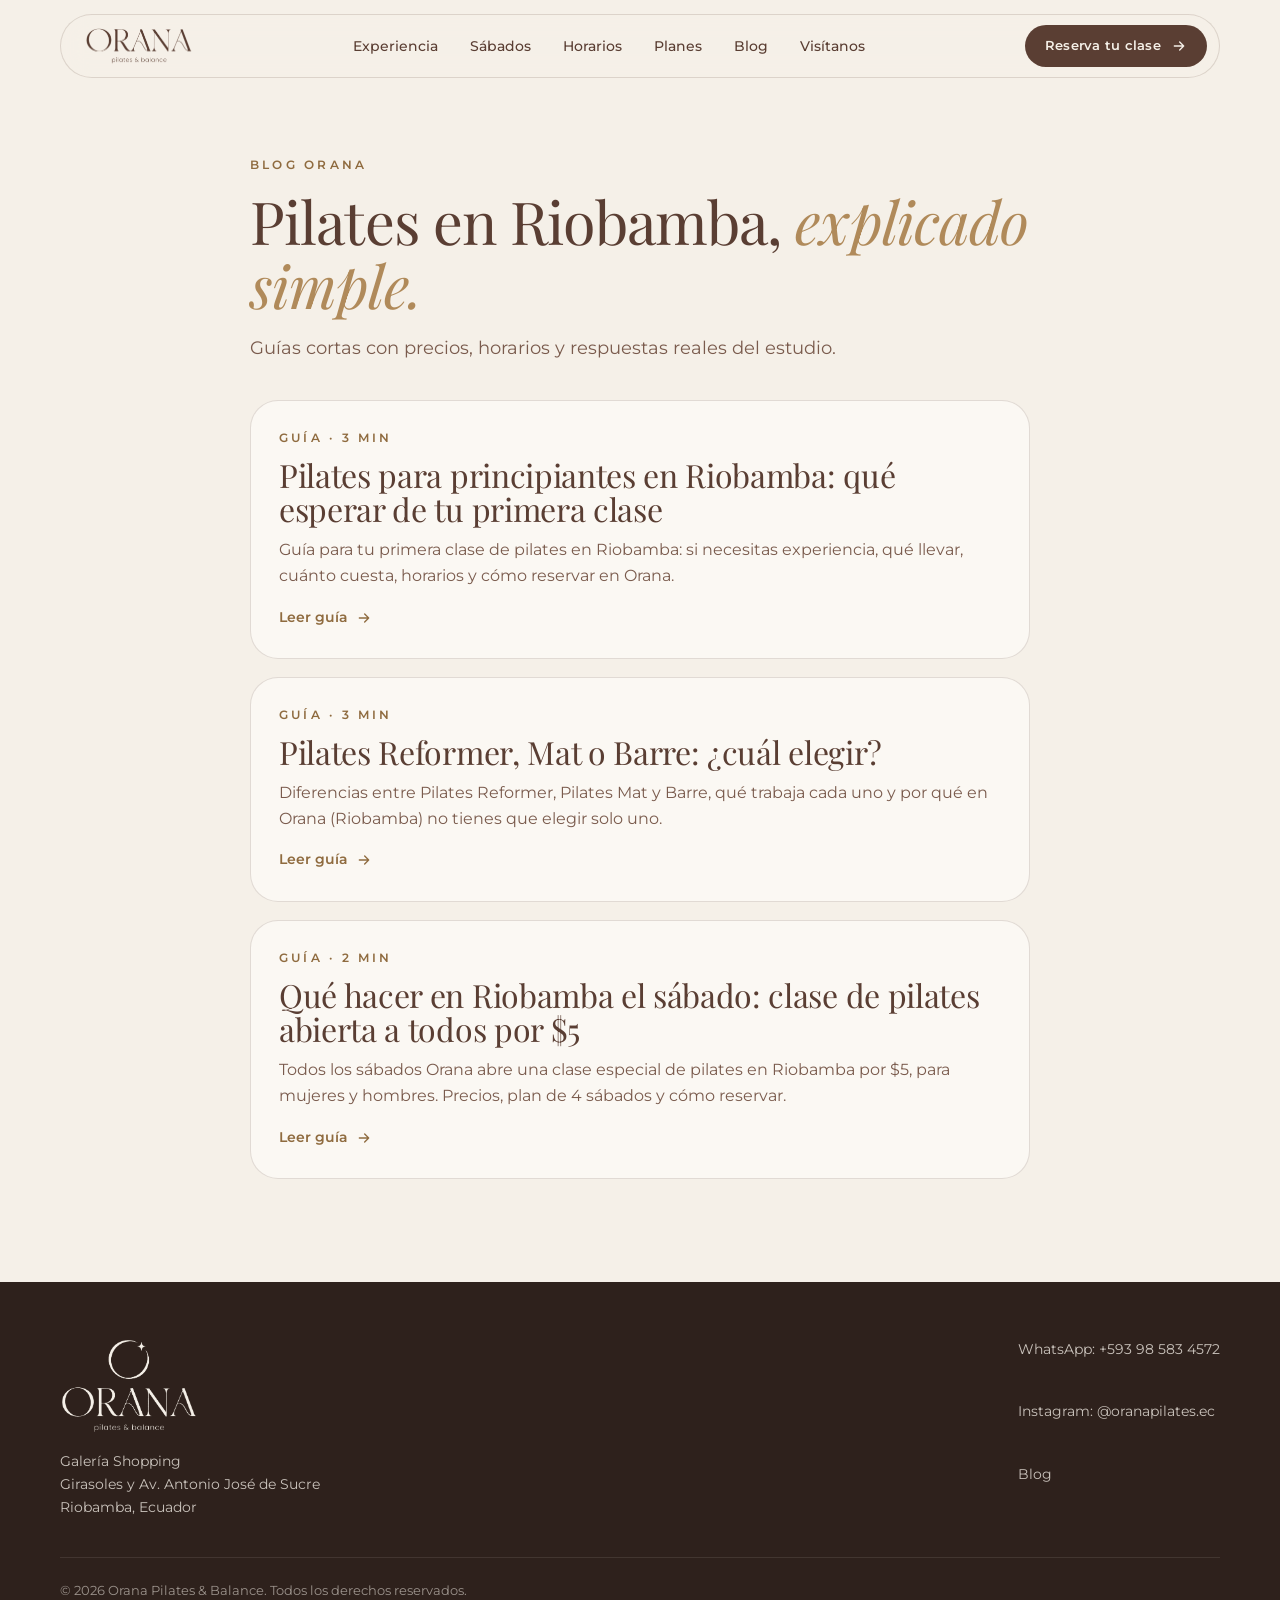
<file: blog/index.html>
<!doctype html>
<html lang="es-EC">
<head>
<meta charset="utf-8">
<meta name="viewport" content="width=device-width, initial-scale=1">
<title>Blog | Orana Pilates &amp; Balance, Riobamba</title>
<meta name="description" content="Guías de pilates en Riobamba: primera clase, Reformer vs Mat vs Barre, clase de sábado, precios y horarios de Orana.">
<meta name="theme-color" content="#F5F0E8">
<link rel="canonical" href="https://oranapilatesec.com/blog/">
<meta property="og:type" content="website">
<meta property="og:title" content="Blog | Orana Pilates &amp; Balance, Riobamba">
<meta property="og:description" content="Guías de pilates en Riobamba: primera clase, Reformer vs Mat vs Barre, clase de sábado, precios y horarios de Orana.">
<meta property="og:url" content="https://oranapilatesec.com/blog/">
<meta property="og:locale" content="es_EC">
<meta property="og:image" content="https://oranapilatesec.com/assets/img/og.jpg">
<meta name="twitter:card" content="summary_large_image">
<link rel="icon" href="../favicon.ico" sizes="any">
<link rel="icon" type="image/png" sizes="32x32" href="../assets/img/favicon-32.png">
<link rel="apple-touch-icon" href="../assets/img/apple-touch-icon.png">
<link rel="preconnect" href="https://fonts.googleapis.com">
<link rel="preconnect" href="https://fonts.gstatic.com" crossorigin>
<link href="https://fonts.googleapis.com/css2?family=Montserrat:wght@400;500;600;700&family=Playfair+Display:ital,wght@0,400;0,500;1,400;1,500&display=swap" rel="stylesheet">
<link rel="stylesheet" href="../assets/css/style.css?v=20261102b">
<script type="application/ld+json">
{
 "@context": "https://schema.org",
 "@graph": [
  {
   "@type": "Blog",
   "@id": "https://oranapilatesec.com/blog/#blog",
   "url": "https://oranapilatesec.com/blog/",
   "name": "Blog de Orana Pilates & Balance",
   "inLanguage": "es-EC",
   "publisher": {
    "@id": "https://oranapilatesec.com/#studio"
   },
   "blogPost": [
    {
     "@type": "BlogPosting",
     "headline": "Pilates para principiantes en Riobamba: qué esperar de tu primera clase",
     "url": "https://oranapilatesec.com/blog/pilates-para-principiantes-riobamba/",
     "datePublished": "2026-11-02"
    },
    {
     "@type": "BlogPosting",
     "headline": "Pilates Reformer, Mat o Barre: ¿cuál elegir?",
     "url": "https://oranapilatesec.com/blog/reformer-mat-barre-cual-elegir/",
     "datePublished": "2026-11-02"
    },
    {
     "@type": "BlogPosting",
     "headline": "Qué hacer en Riobamba el sábado: clase de pilates abierta a todos por $5",
     "url": "https://oranapilatesec.com/blog/que-hacer-en-riobamba-el-sabado/",
     "datePublished": "2026-11-02"
    }
   ]
  },
  {
   "@type": "BreadcrumbList",
   "itemListElement": [
    {
     "@type": "ListItem",
     "position": 1,
     "name": "Inicio",
     "item": "https://oranapilatesec.com/"
    },
    {
     "@type": "ListItem",
     "position": 2,
     "name": "Blog",
     "item": "https://oranapilatesec.com/blog/"
    }
   ]
  }
 ]
}
</script>
</head>
<body>
<a class="skip" href="#main">Saltar al contenido</a>
<header class="nav">
  <div class="nav-in">
    <a class="logo" href="../" aria-label="Orana pilates &amp; balance, inicio"><img class="logo-img" src="../assets/img/wordmark-mocha.png" width="863" height="305" alt="Orana pilates &amp; balance"></a>
    <nav class="links" aria-label="Principal">
      <a href="../#experiencia">Experiencia</a>
      <a href="../#sabados">Sábados</a>
      <a href="../#horarios">Horarios</a>
      <a href="../#planes">Planes</a>
      <a href="../blog/">Blog</a>
      <a href="../#visitanos">Visítanos</a>
    </nav>
    <a class="btn btn-dark" data-wa="Hola Orana, quiero reservar mi clase." href="#">Reserva tu clase <svg viewBox="0 0 24 24" fill="none" stroke="currentColor" stroke-width="2" stroke-linecap="round" stroke-linejoin="round" aria-hidden="true"><path d="M5 12h14M13 6l6 6-6 6"/></svg></a>
  </div>
</header>
<main id="main">
<section class="post blog-index">
  <div class="wrap post-in">
    <p class="eyebrow">Blog Orana</p>
    <h1>Pilates en Riobamba, <em>explicado simple.</em></h1>
    <p class="lede">Guías cortas con precios, horarios y respuestas reales del estudio.</p>
    <div class="post-grid"><a class="post-card" href="../blog/pilates-para-principiantes-riobamba/">
  <p class="eyebrow">Guía · 3 min</p>
  <h2>Pilates para principiantes en Riobamba: qué esperar de tu primera clase</h2>
  <p>Guía para tu primera clase de pilates en Riobamba: si necesitas experiencia, qué llevar, cuánto cuesta, horarios y cómo reservar en Orana.</p>
  <span class="more-link">Leer guía <svg viewBox="0 0 24 24" fill="none" stroke="currentColor" stroke-width="2" stroke-linecap="round" stroke-linejoin="round" aria-hidden="true"><path d="M5 12h14M13 6l6 6-6 6"/></svg></span>
</a><a class="post-card" href="../blog/reformer-mat-barre-cual-elegir/">
  <p class="eyebrow">Guía · 3 min</p>
  <h2>Pilates Reformer, Mat o Barre: ¿cuál elegir?</h2>
  <p>Diferencias entre Pilates Reformer, Pilates Mat y Barre, qué trabaja cada uno y por qué en Orana (Riobamba) no tienes que elegir solo uno.</p>
  <span class="more-link">Leer guía <svg viewBox="0 0 24 24" fill="none" stroke="currentColor" stroke-width="2" stroke-linecap="round" stroke-linejoin="round" aria-hidden="true"><path d="M5 12h14M13 6l6 6-6 6"/></svg></span>
</a><a class="post-card" href="../blog/que-hacer-en-riobamba-el-sabado/">
  <p class="eyebrow">Guía · 2 min</p>
  <h2>Qué hacer en Riobamba el sábado: clase de pilates abierta a todos por $5</h2>
  <p>Todos los sábados Orana abre una clase especial de pilates en Riobamba por $5, para mujeres y hombres. Precios, plan de 4 sábados y cómo reservar.</p>
  <span class="more-link">Leer guía <svg viewBox="0 0 24 24" fill="none" stroke="currentColor" stroke-width="2" stroke-linecap="round" stroke-linejoin="round" aria-hidden="true"><path d="M5 12h14M13 6l6 6-6 6"/></svg></span>
</a></div>
  </div>
</section>
</main>
<footer>
  <div class="wrap">
    <div class="ft">
      <div>
        <a class="logo" href="../" aria-label="Orana pilates &amp; balance, inicio"><img class="logo-img logo-foot" src="../assets/img/logo-cream.png" width="863" height="599" alt="Orana pilates &amp; balance" loading="lazy"></a>
        <p style="margin-top:16px">Galería Shopping<br>Girasoles y Av. Antonio José de Sucre<br>Riobamba, Ecuador</p>
      </div>
      <ul>
        <li><a data-wa="Hola Orana, tengo una pregunta." href="#">WhatsApp: +593 98 583 4572</a></li>
        <li><a href="https://www.instagram.com/oranapilates.ec/" target="_blank" rel="noopener">Instagram: @oranapilates.ec</a></li>
        <li><a href="../blog/">Blog</a></li>
      </ul>
    </div>
    <p class="copy">© <span id="yr">2026</span> Orana Pilates &amp; Balance. Todos los derechos reservados.</p>
  </div>
</footer>
<script src="../assets/js/site-data.js?v=20261102b"></script>
<script src="../assets/js/main.js?v=20261102b"></script>
</body>
</html>
</file>
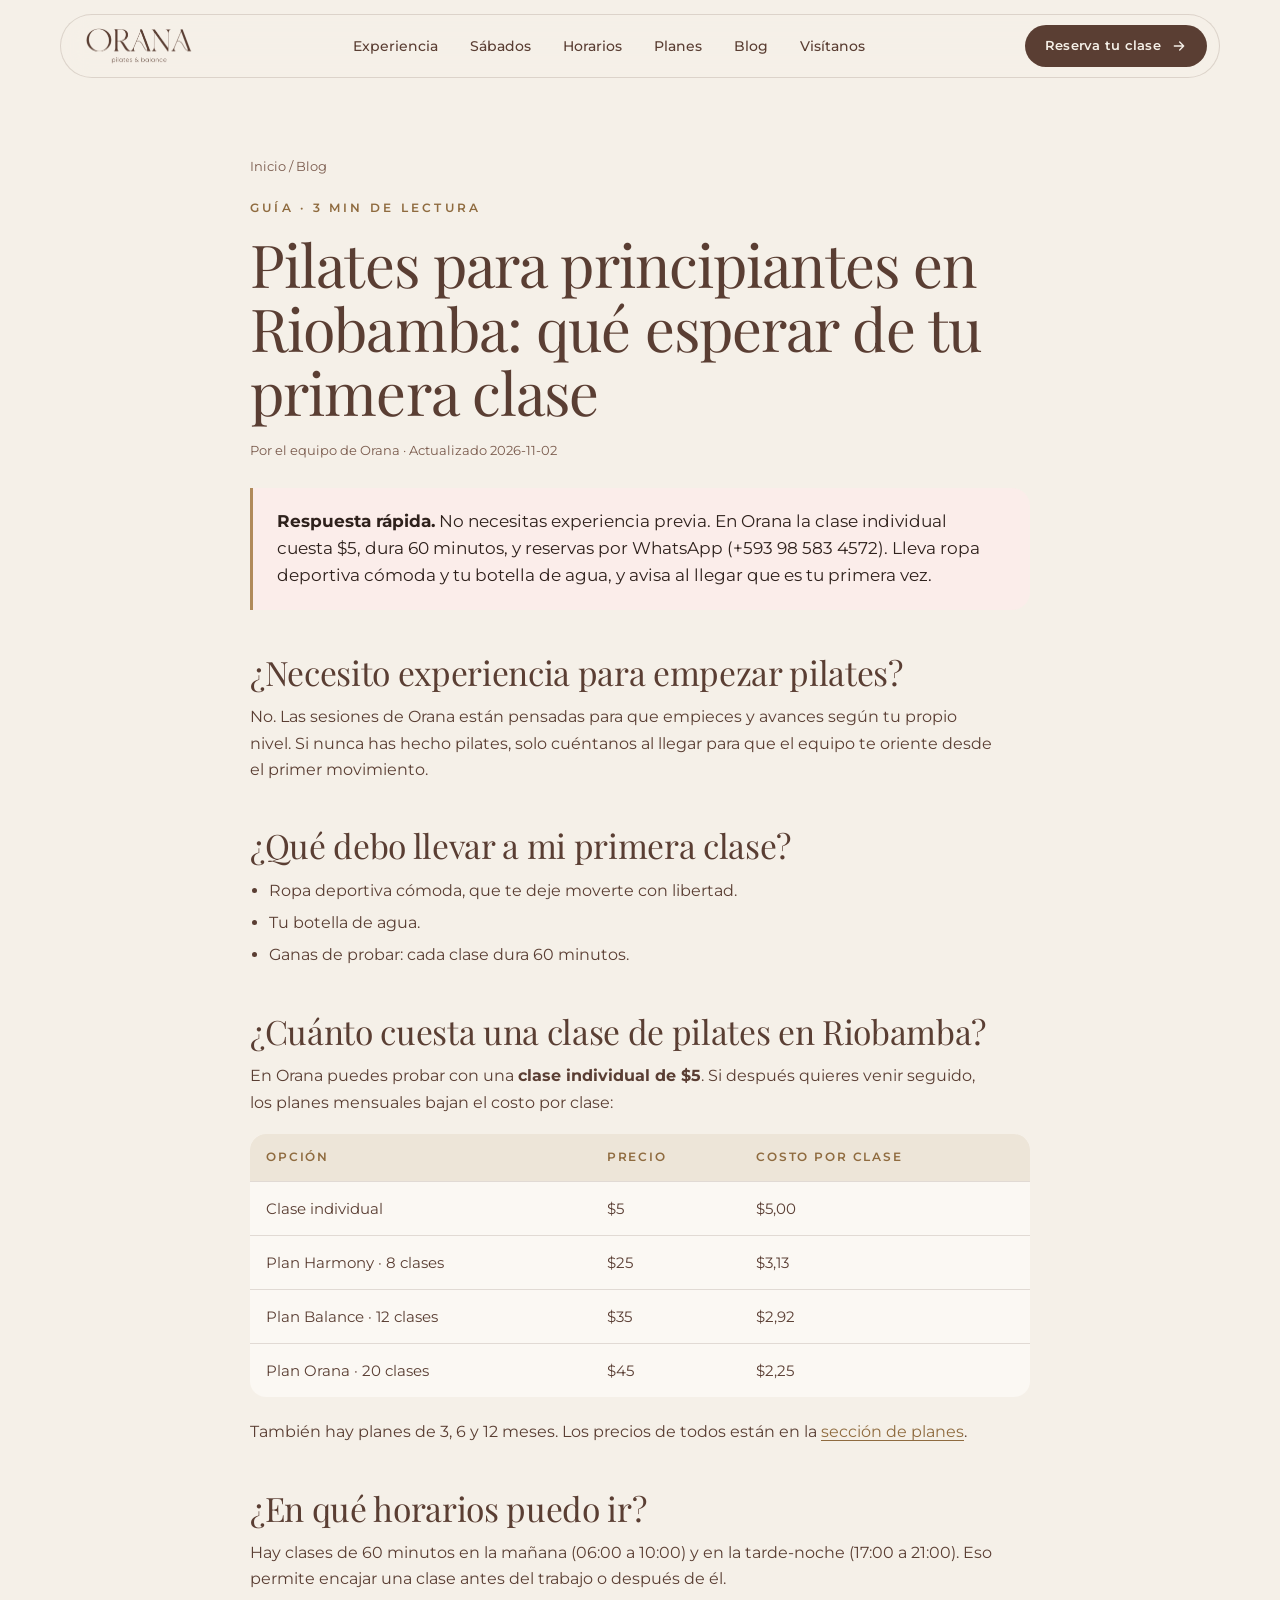
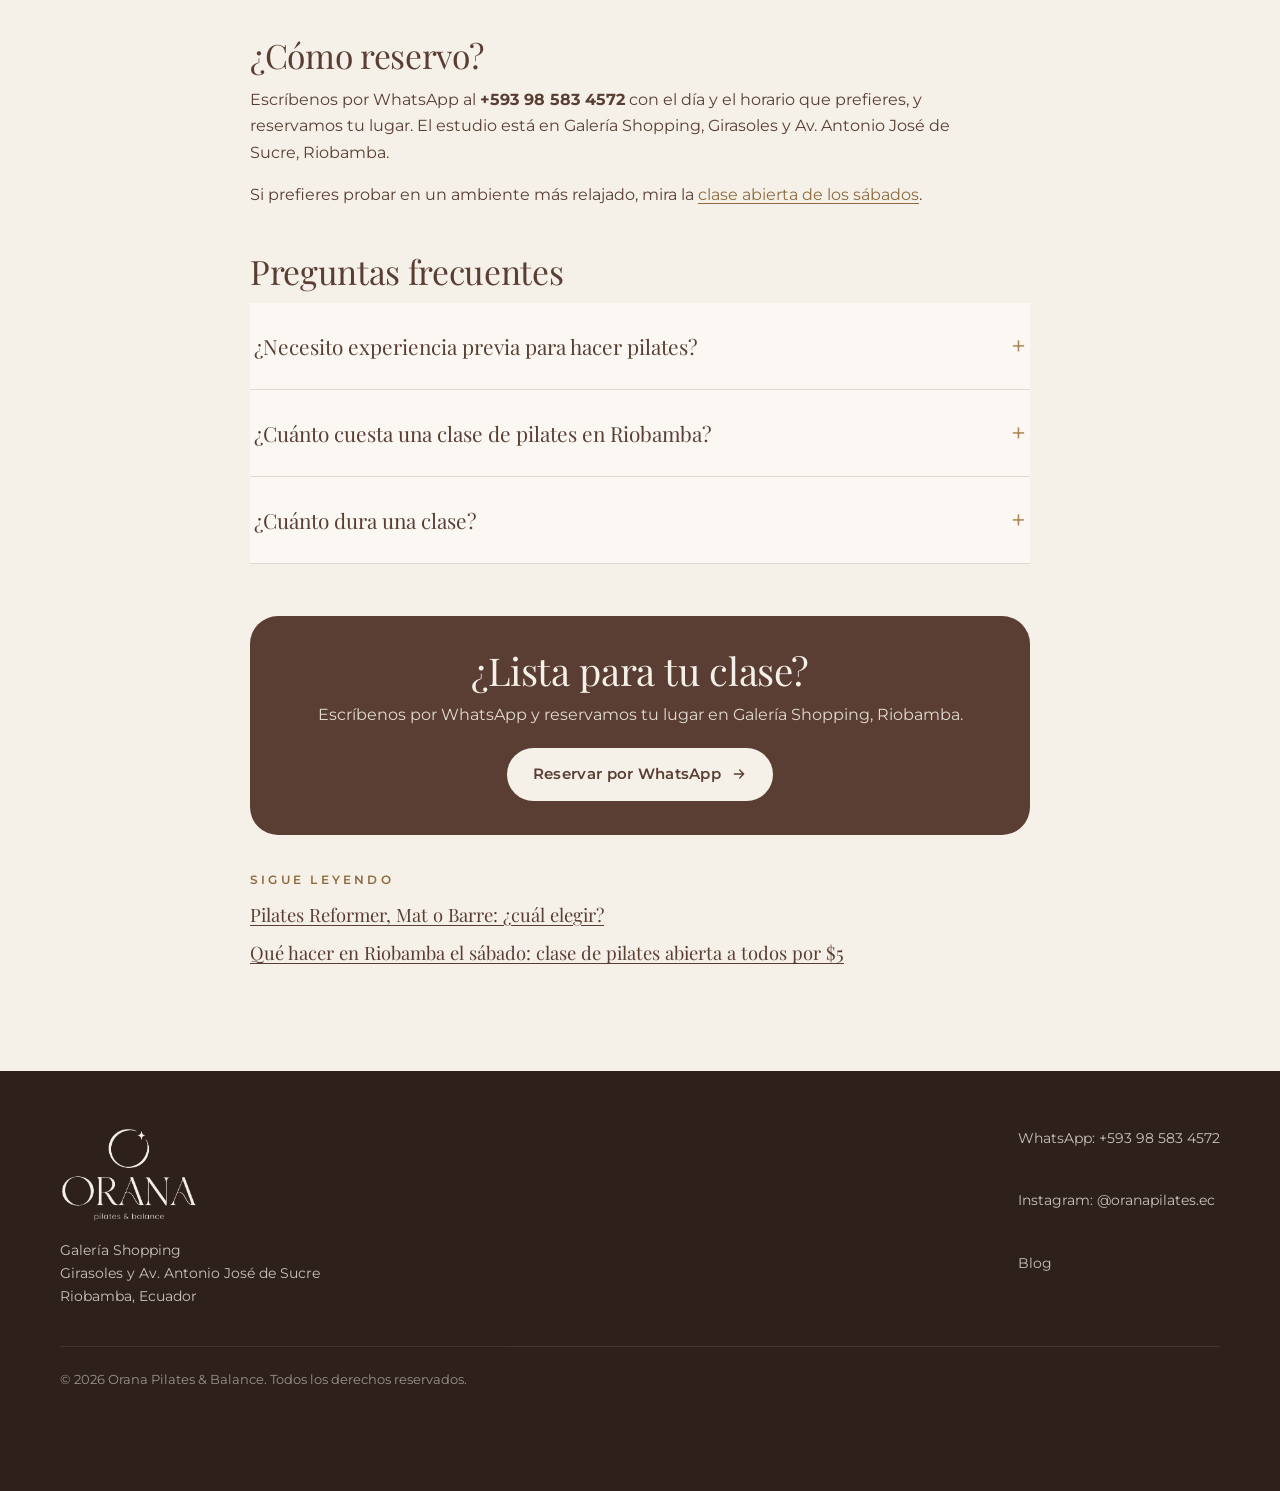
<file: blog/pilates-para-principiantes-riobamba/index.html>
<!doctype html>
<html lang="es-EC">
<head>
<meta charset="utf-8">
<meta name="viewport" content="width=device-width, initial-scale=1">
<title>Pilates para principiantes en Riobamba: qué esperar de tu primera clase | Orana Pilates &amp; Balance</title>
<meta name="description" content="Guía para tu primera clase de pilates en Riobamba: si necesitas experiencia, qué llevar, cuánto cuesta, horarios y cómo reservar en Orana.">
<meta name="theme-color" content="#F5F0E8">
<link rel="canonical" href="https://oranapilatesec.com/blog/pilates-para-principiantes-riobamba/">
<meta property="og:type" content="article">
<meta property="og:title" content="Pilates para principiantes en Riobamba: qué esperar de tu primera clase | Orana Pilates &amp; Balance">
<meta property="og:description" content="Guía para tu primera clase de pilates en Riobamba: si necesitas experiencia, qué llevar, cuánto cuesta, horarios y cómo reservar en Orana.">
<meta property="og:url" content="https://oranapilatesec.com/blog/pilates-para-principiantes-riobamba/">
<meta property="og:locale" content="es_EC">
<meta property="og:image" content="https://oranapilatesec.com/assets/img/og.jpg">
<meta name="twitter:card" content="summary_large_image">
<link rel="icon" href="../../favicon.ico" sizes="any">
<link rel="icon" type="image/png" sizes="32x32" href="../../assets/img/favicon-32.png">
<link rel="apple-touch-icon" href="../../assets/img/apple-touch-icon.png">
<link rel="preconnect" href="https://fonts.googleapis.com">
<link rel="preconnect" href="https://fonts.gstatic.com" crossorigin>
<link href="https://fonts.googleapis.com/css2?family=Montserrat:wght@400;500;600;700&family=Playfair+Display:ital,wght@0,400;0,500;1,400;1,500&display=swap" rel="stylesheet">
<link rel="stylesheet" href="../../assets/css/style.css?v=20261102b">
<script type="application/ld+json">
{
 "@context": "https://schema.org",
 "@graph": [
  {
   "@type": "Article",
   "@id": "https://oranapilatesec.com/blog/pilates-para-principiantes-riobamba/#article",
   "headline": "Pilates para principiantes en Riobamba: qué esperar de tu primera clase",
   "description": "Guía para tu primera clase de pilates en Riobamba: si necesitas experiencia, qué llevar, cuánto cuesta, horarios y cómo reservar en Orana.",
   "inLanguage": "es-EC",
   "datePublished": "2026-11-02",
   "dateModified": "2026-11-02",
   "mainEntityOfPage": "https://oranapilatesec.com/blog/pilates-para-principiantes-riobamba/",
   "image": [
    "https://oranapilatesec.com/assets/img/og.jpg"
   ],
   "author": {
    "@id": "https://oranapilatesec.com/#studio"
   },
   "publisher": {
    "@id": "https://oranapilatesec.com/#studio"
   }
  },
  {
   "@type": "BreadcrumbList",
   "itemListElement": [
    {
     "@type": "ListItem",
     "position": 1,
     "name": "Inicio",
     "item": "https://oranapilatesec.com/"
    },
    {
     "@type": "ListItem",
     "position": 2,
     "name": "Blog",
     "item": "https://oranapilatesec.com/blog/"
    },
    {
     "@type": "ListItem",
     "position": 3,
     "name": "Pilates para principiantes en Riobamba: qué esperar de tu primera clase",
     "item": "https://oranapilatesec.com/blog/pilates-para-principiantes-riobamba/"
    }
   ]
  },
  {
   "@type": "FAQPage",
   "mainEntity": [
    {
     "@type": "Question",
     "name": "¿Necesito experiencia previa para hacer pilates?",
     "acceptedAnswer": {
      "@type": "Answer",
      "text": "No. En Orana puedes empezar sin experiencia y avanzar a tu propio ritmo."
     }
    },
    {
     "@type": "Question",
     "name": "¿Cuánto cuesta una clase de pilates en Riobamba?",
     "acceptedAnswer": {
      "@type": "Answer",
      "text": "En Orana la clase individual cuesta $5. Los planes mensuales empiezan en $25 por 8 clases."
     }
    },
    {
     "@type": "Question",
     "name": "¿Cuánto dura una clase?",
     "acceptedAnswer": {
      "@type": "Answer",
      "text": "Cada clase dura 60 minutos."
     }
    }
   ]
  }
 ]
}
</script>
</head>
<body>
<a class="skip" href="#main">Saltar al contenido</a>
<header class="nav">
  <div class="nav-in">
    <a class="logo" href="../../" aria-label="Orana pilates &amp; balance, inicio"><img class="logo-img" src="../../assets/img/wordmark-mocha.png" width="863" height="305" alt="Orana pilates &amp; balance"></a>
    <nav class="links" aria-label="Principal">
      <a href="../../#experiencia">Experiencia</a>
      <a href="../../#sabados">Sábados</a>
      <a href="../../#horarios">Horarios</a>
      <a href="../../#planes">Planes</a>
      <a href="../../blog/">Blog</a>
      <a href="../../#visitanos">Visítanos</a>
    </nav>
    <a class="btn btn-dark" data-wa="Hola Orana, quiero reservar mi clase." href="#">Reserva tu clase <svg viewBox="0 0 24 24" fill="none" stroke="currentColor" stroke-width="2" stroke-linecap="round" stroke-linejoin="round" aria-hidden="true"><path d="M5 12h14M13 6l6 6-6 6"/></svg></a>
  </div>
</header>
<main id="main">
<article class="post">
  <div class="wrap post-in">
    <nav class="crumbs" aria-label="Migas de pan"><a href="../../">Inicio</a> / <a href="../../blog/">Blog</a></nav>
    <p class="eyebrow">Guía · 3 min de lectura</p>
    <h1>Pilates para principiantes en Riobamba: qué esperar de tu primera clase</h1>
    <p class="post-meta">Por el equipo de Orana · Actualizado <time datetime="2026-11-02">2026-11-02</time></p>
    <div class="answer"><b>Respuesta rápida.</b> No necesitas experiencia previa. En Orana la clase individual cuesta $5, dura 60 minutos, y reservas por WhatsApp (+593 98 583 4572). Lleva ropa deportiva cómoda y tu botella de agua, y avisa al llegar que es tu primera vez.</div>
    <div class="prose">
<h2>¿Necesito experiencia para empezar pilates?</h2>
<p>No. Las sesiones de Orana están pensadas para que empieces y avances según tu propio nivel. Si nunca has hecho pilates, solo cuéntanos al llegar para que el equipo te oriente desde el primer movimiento.</p>
<h2>¿Qué debo llevar a mi primera clase?</h2>
<ul><li>Ropa deportiva cómoda, que te deje moverte con libertad.</li><li>Tu botella de agua.</li><li>Ganas de probar: cada clase dura 60 minutos.</li></ul>
<h2>¿Cuánto cuesta una clase de pilates en Riobamba?</h2>
<p>En Orana puedes probar con una <b>clase individual de $5</b>. Si después quieres venir seguido, los planes mensuales bajan el costo por clase:</p>
<div class="tbl-wrap"><table class="post-tbl"><thead><tr><th scope="col">Opción</th><th scope="col">Precio</th><th scope="col">Costo por clase</th></tr></thead><tbody><tr><td>Clase individual</td><td>$5</td><td>$5,00</td></tr><tr><td>Plan Harmony · 8 clases</td><td>$25</td><td>$3,13</td></tr><tr><td>Plan Balance · 12 clases</td><td>$35</td><td>$2,92</td></tr><tr><td>Plan Orana · 20 clases</td><td>$45</td><td>$2,25</td></tr></tbody></table></div>
<p>También hay planes de 3, 6 y 12 meses. Los precios de todos están en la <a href="../../#planes">sección de planes</a>.</p>
<h2>¿En qué horarios puedo ir?</h2>
<p>Hay clases de 60 minutos en la mañana (06:00 a 10:00) y en la tarde-noche (17:00 a 21:00). Eso permite encajar una clase antes del trabajo o después de él.</p>
<h2>¿Cómo reservo?</h2>
<p>Escríbenos por WhatsApp al <b>+593 98 583 4572</b> con el día y el horario que prefieres, y reservamos tu lugar. El estudio está en Galería Shopping, Girasoles y Av. Antonio José de Sucre, Riobamba.</p>
<p>Si prefieres probar en un ambiente más relajado, mira la <a href="../../blog/que-hacer-en-riobamba-el-sabado/">clase abierta de los sábados</a>.</p>
    <h2>Preguntas frecuentes</h2>
    <div class="faq post-faq"><details><summary>¿Necesito experiencia previa para hacer pilates?</summary><p>No. En Orana puedes empezar sin experiencia y avanzar a tu propio ritmo.</p></details><details><summary>¿Cuánto cuesta una clase de pilates en Riobamba?</summary><p>En Orana la clase individual cuesta $5. Los planes mensuales empiezan en $25 por 8 clases.</p></details><details><summary>¿Cuánto dura una clase?</summary><p>Cada clase dura 60 minutos.</p></details></div>
    </div>
    <aside class="post-cta">
      <h2>¿Lista para tu clase?</h2>
      <p>Escríbenos por WhatsApp y reservamos tu lugar en Galería Shopping, Riobamba.</p>
      <a class="btn btn-light" data-wa="Hola Orana, leí su blog y quiero reservar una clase." href="#">Reservar por WhatsApp <svg viewBox="0 0 24 24" fill="none" stroke="currentColor" stroke-width="2" stroke-linecap="round" stroke-linejoin="round" aria-hidden="true"><path d="M5 12h14M13 6l6 6-6 6"/></svg></a>
    </aside>
    <div class="more"><p class="eyebrow">Sigue leyendo</p><ul><li><a href="../../blog/reformer-mat-barre-cual-elegir/">Pilates Reformer, Mat o Barre: ¿cuál elegir?</a></li><li><a href="../../blog/que-hacer-en-riobamba-el-sabado/">Qué hacer en Riobamba el sábado: clase de pilates abierta a todos por $5</a></li></ul></div>
  </div>
</article>
</main>
<footer>
  <div class="wrap">
    <div class="ft">
      <div>
        <a class="logo" href="../../" aria-label="Orana pilates &amp; balance, inicio"><img class="logo-img logo-foot" src="../../assets/img/logo-cream.png" width="863" height="599" alt="Orana pilates &amp; balance" loading="lazy"></a>
        <p style="margin-top:16px">Galería Shopping<br>Girasoles y Av. Antonio José de Sucre<br>Riobamba, Ecuador</p>
      </div>
      <ul>
        <li><a data-wa="Hola Orana, tengo una pregunta." href="#">WhatsApp: +593 98 583 4572</a></li>
        <li><a href="https://www.instagram.com/oranapilates.ec/" target="_blank" rel="noopener">Instagram: @oranapilates.ec</a></li>
        <li><a href="../../blog/">Blog</a></li>
      </ul>
    </div>
    <p class="copy">© <span id="yr">2026</span> Orana Pilates &amp; Balance. Todos los derechos reservados.</p>
  </div>
</footer>
<script src="../../assets/js/site-data.js?v=20261102b"></script>
<script src="../../assets/js/main.js?v=20261102b"></script>
</body>
</html>
</file>
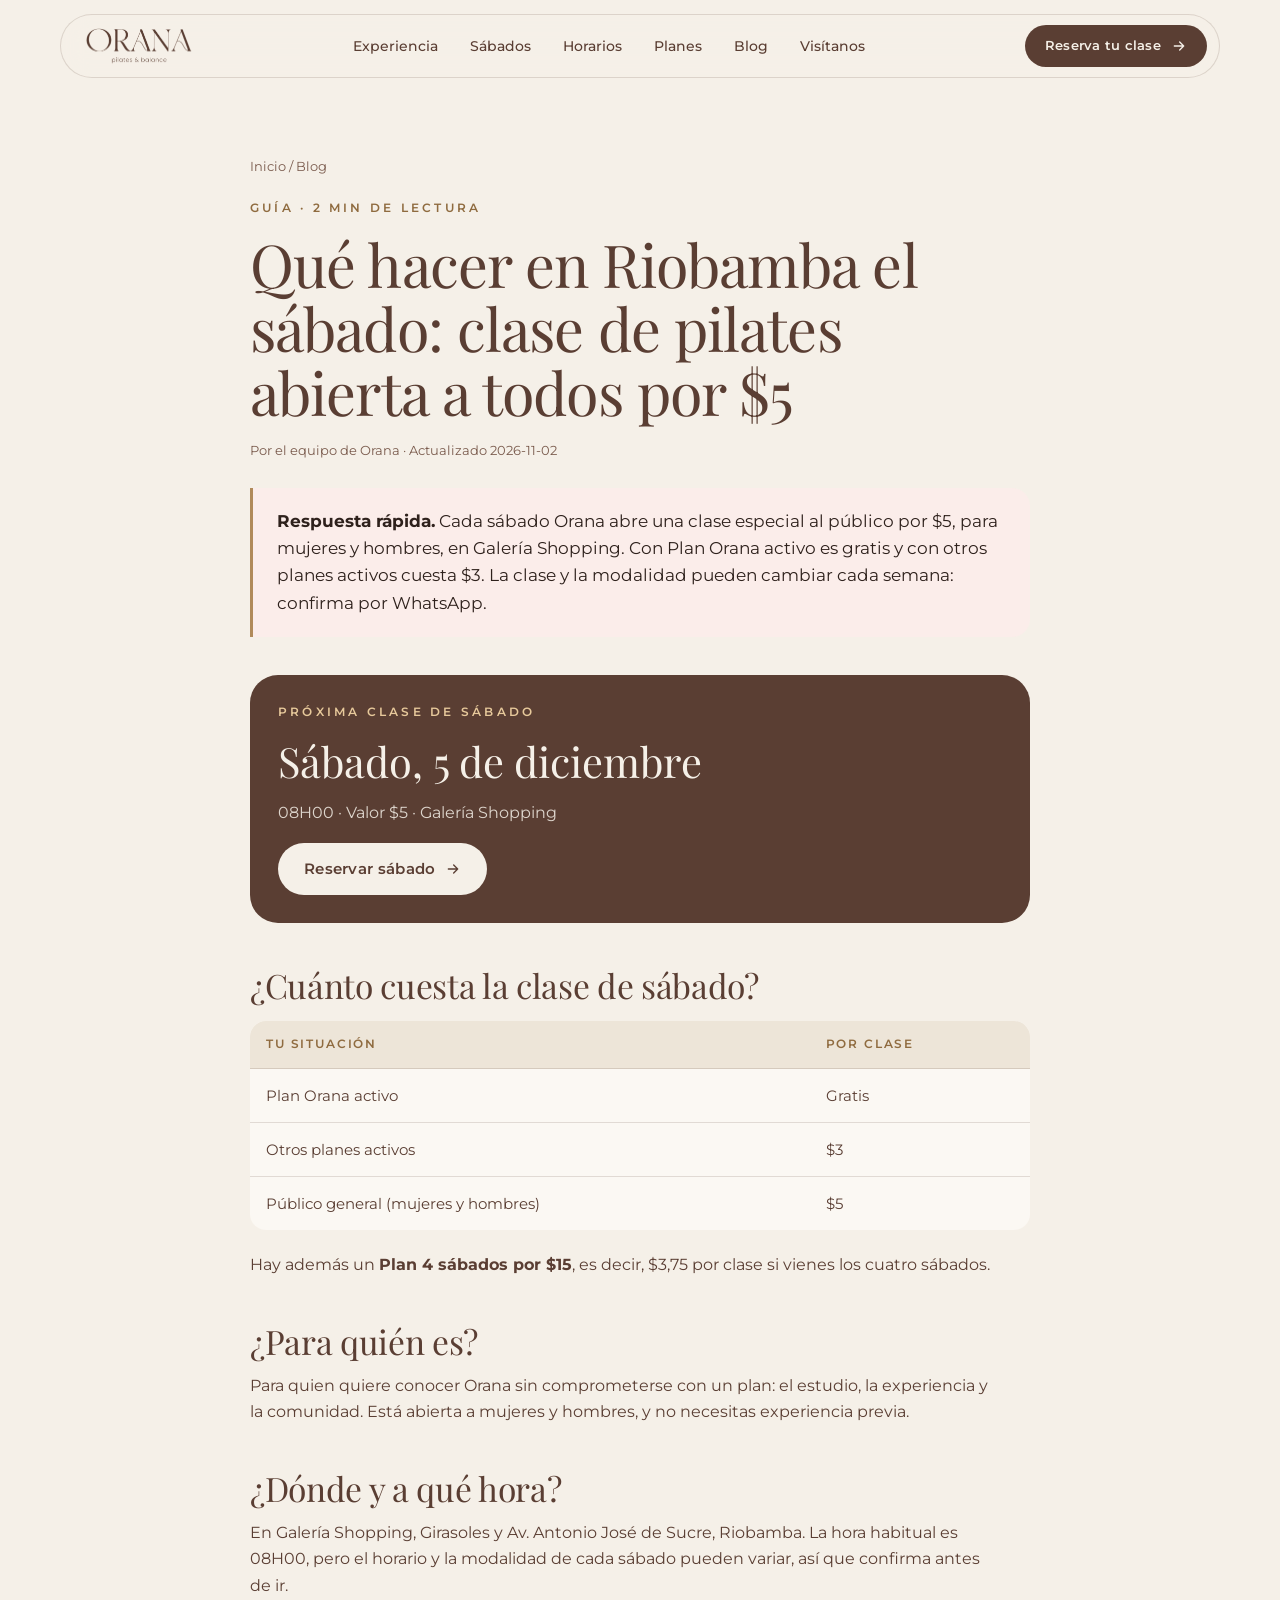
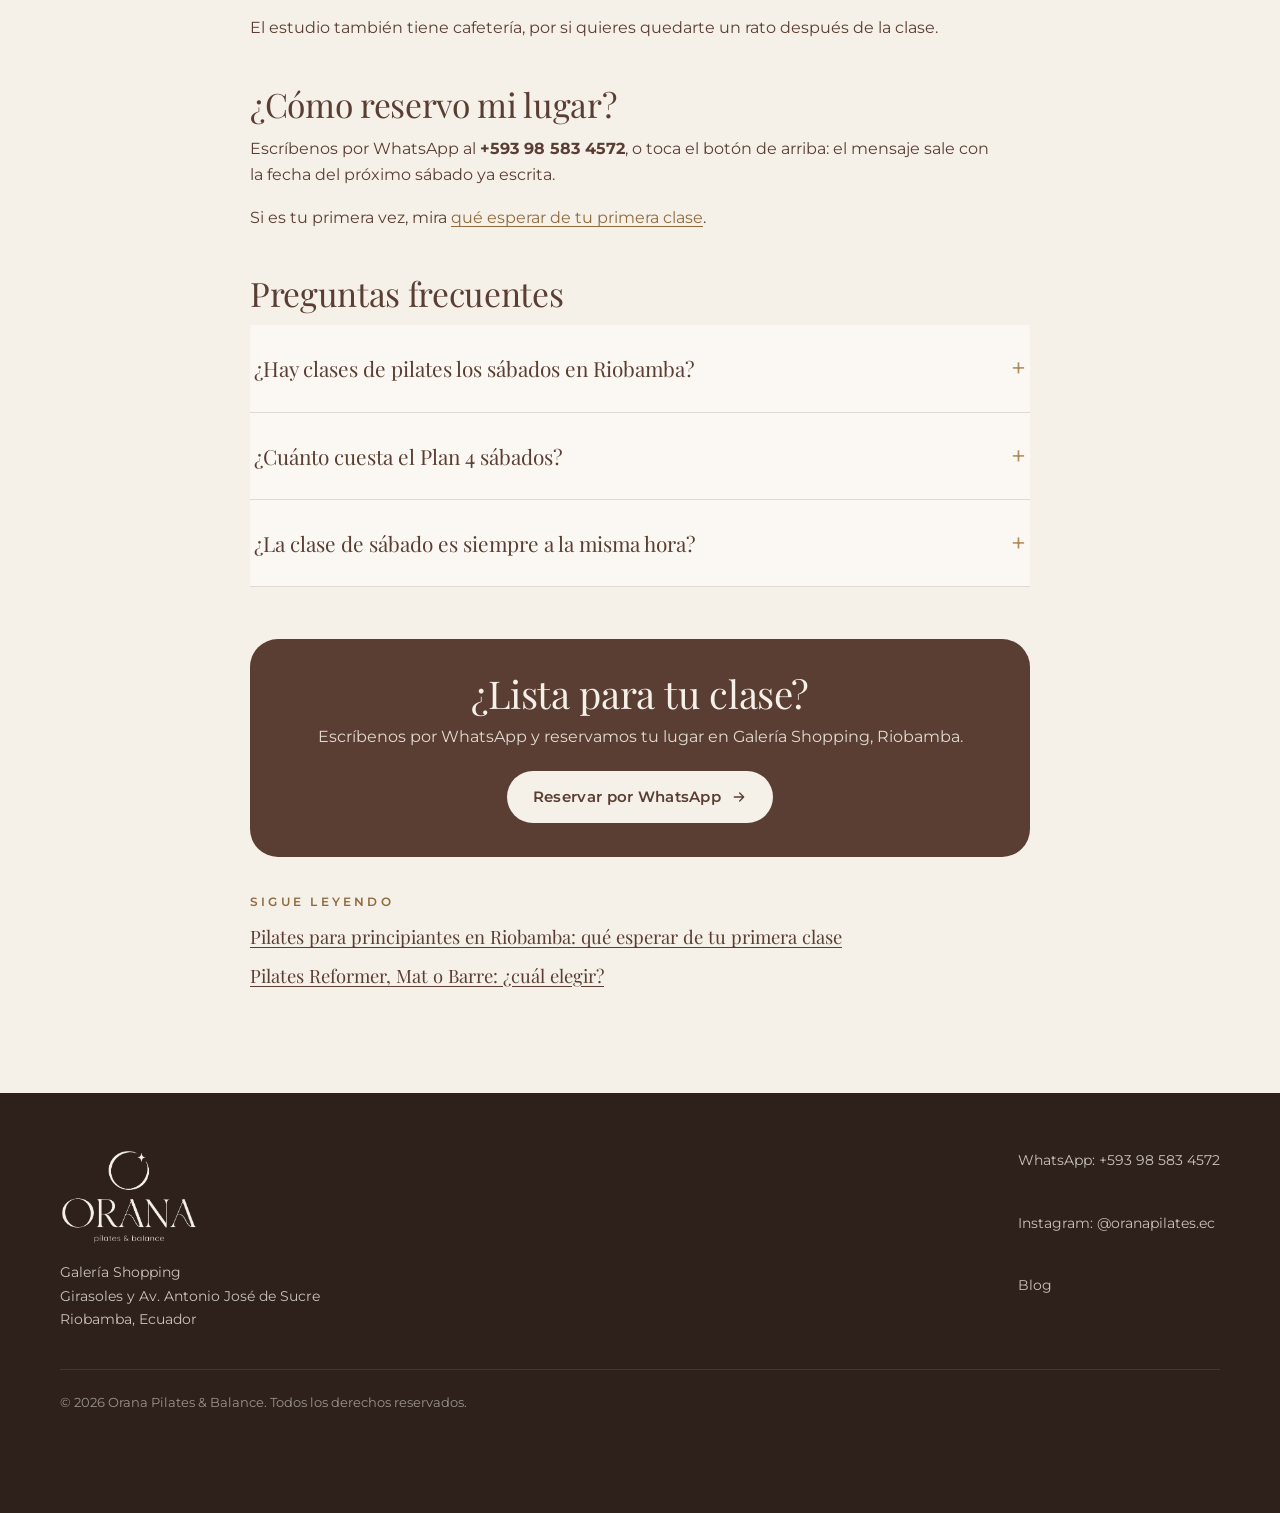
<file: blog/que-hacer-en-riobamba-el-sabado/index.html>
<!doctype html>
<html lang="es-EC">
<head>
<meta charset="utf-8">
<meta name="viewport" content="width=device-width, initial-scale=1">
<title>Qué hacer en Riobamba el sábado: clase de pilates abierta a todos por $5 | Orana Pilates &amp; Balance</title>
<meta name="description" content="Todos los sábados Orana abre una clase especial de pilates en Riobamba por $5, para mujeres y hombres. Precios, plan de 4 sábados y cómo reservar.">
<meta name="theme-color" content="#F5F0E8">
<link rel="canonical" href="https://oranapilatesec.com/blog/que-hacer-en-riobamba-el-sabado/">
<meta property="og:type" content="article">
<meta property="og:title" content="Qué hacer en Riobamba el sábado: clase de pilates abierta a todos por $5 | Orana Pilates &amp; Balance">
<meta property="og:description" content="Todos los sábados Orana abre una clase especial de pilates en Riobamba por $5, para mujeres y hombres. Precios, plan de 4 sábados y cómo reservar.">
<meta property="og:url" content="https://oranapilatesec.com/blog/que-hacer-en-riobamba-el-sabado/">
<meta property="og:locale" content="es_EC">
<meta property="og:image" content="https://oranapilatesec.com/assets/img/og.jpg">
<meta name="twitter:card" content="summary_large_image">
<link rel="icon" href="../../favicon.ico" sizes="any">
<link rel="icon" type="image/png" sizes="32x32" href="../../assets/img/favicon-32.png">
<link rel="apple-touch-icon" href="../../assets/img/apple-touch-icon.png">
<link rel="preconnect" href="https://fonts.googleapis.com">
<link rel="preconnect" href="https://fonts.gstatic.com" crossorigin>
<link href="https://fonts.googleapis.com/css2?family=Montserrat:wght@400;500;600;700&family=Playfair+Display:ital,wght@0,400;0,500;1,400;1,500&display=swap" rel="stylesheet">
<link rel="stylesheet" href="../../assets/css/style.css?v=20261102b">
<script type="application/ld+json">
{
 "@context": "https://schema.org",
 "@graph": [
  {
   "@type": "Article",
   "@id": "https://oranapilatesec.com/blog/que-hacer-en-riobamba-el-sabado/#article",
   "headline": "Qué hacer en Riobamba el sábado: clase de pilates abierta a todos por $5",
   "description": "Todos los sábados Orana abre una clase especial de pilates en Riobamba por $5, para mujeres y hombres. Precios, plan de 4 sábados y cómo reservar.",
   "inLanguage": "es-EC",
   "datePublished": "2026-11-02",
   "dateModified": "2026-11-02",
   "mainEntityOfPage": "https://oranapilatesec.com/blog/que-hacer-en-riobamba-el-sabado/",
   "image": [
    "https://oranapilatesec.com/assets/img/og.jpg"
   ],
   "author": {
    "@id": "https://oranapilatesec.com/#studio"
   },
   "publisher": {
    "@id": "https://oranapilatesec.com/#studio"
   }
  },
  {
   "@type": "BreadcrumbList",
   "itemListElement": [
    {
     "@type": "ListItem",
     "position": 1,
     "name": "Inicio",
     "item": "https://oranapilatesec.com/"
    },
    {
     "@type": "ListItem",
     "position": 2,
     "name": "Blog",
     "item": "https://oranapilatesec.com/blog/"
    },
    {
     "@type": "ListItem",
     "position": 3,
     "name": "Qué hacer en Riobamba el sábado: clase de pilates abierta a todos por $5",
     "item": "https://oranapilatesec.com/blog/que-hacer-en-riobamba-el-sabado/"
    }
   ]
  },
  {
   "@type": "FAQPage",
   "mainEntity": [
    {
     "@type": "Question",
     "name": "¿Hay clases de pilates los sábados en Riobamba?",
     "acceptedAnswer": {
      "@type": "Answer",
      "text": "Sí. Cada sábado Orana abre una clase especial al público, para mujeres y hombres, por $5."
     }
    },
    {
     "@type": "Question",
     "name": "¿Cuánto cuesta el Plan 4 sábados?",
     "acceptedAnswer": {
      "@type": "Answer",
      "text": "$15 por cuatro sábados, es decir, $3,75 por clase."
     }
    },
    {
     "@type": "Question",
     "name": "¿La clase de sábado es siempre a la misma hora?",
     "acceptedAnswer": {
      "@type": "Answer",
      "text": "La hora habitual es 08H00, pero el horario y la modalidad pueden variar cada semana. Confirma por WhatsApp."
     }
    }
   ]
  }
 ]
}
</script>
</head>
<body>
<a class="skip" href="#main">Saltar al contenido</a>
<header class="nav">
  <div class="nav-in">
    <a class="logo" href="../../" aria-label="Orana pilates &amp; balance, inicio"><img class="logo-img" src="../../assets/img/wordmark-mocha.png" width="863" height="305" alt="Orana pilates &amp; balance"></a>
    <nav class="links" aria-label="Principal">
      <a href="../../#experiencia">Experiencia</a>
      <a href="../../#sabados">Sábados</a>
      <a href="../../#horarios">Horarios</a>
      <a href="../../#planes">Planes</a>
      <a href="../../blog/">Blog</a>
      <a href="../../#visitanos">Visítanos</a>
    </nav>
    <a class="btn btn-dark" data-wa="Hola Orana, quiero reservar mi clase." href="#">Reserva tu clase <svg viewBox="0 0 24 24" fill="none" stroke="currentColor" stroke-width="2" stroke-linecap="round" stroke-linejoin="round" aria-hidden="true"><path d="M5 12h14M13 6l6 6-6 6"/></svg></a>
  </div>
</header>
<main id="main">
<article class="post">
  <div class="wrap post-in">
    <nav class="crumbs" aria-label="Migas de pan"><a href="../../">Inicio</a> / <a href="../../blog/">Blog</a></nav>
    <p class="eyebrow">Guía · 2 min de lectura</p>
    <h1>Qué hacer en Riobamba el sábado: clase de pilates abierta a todos por $5</h1>
    <p class="post-meta">Por el equipo de Orana · Actualizado <time datetime="2026-11-02">2026-11-02</time></p>
    <div class="answer"><b>Respuesta rápida.</b> Cada sábado Orana abre una clase especial al público por $5, para mujeres y hombres, en Galería Shopping. Con Plan Orana activo es gratis y con otros planes activos cuesta $3. La clase y la modalidad pueden cambiar cada semana: confirma por WhatsApp.</div>
    <div class="prose">
<div class="callout"><p class="eyebrow">Próxima clase de sábado</p><p class="callout-big" id="sat-date">Este sábado</p><p class="callout-sub"><span id="sat-time">08H00</span> · Valor $5 · Galería Shopping</p><a class="btn btn-dark" data-sat-wa href="#">Reservar sábado <svg viewBox="0 0 24 24" fill="none" stroke="currentColor" stroke-width="2" stroke-linecap="round" stroke-linejoin="round" aria-hidden="true"><path d="M5 12h14M13 6l6 6-6 6"/></svg></a></div>
<h2>¿Cuánto cuesta la clase de sábado?</h2>
<div class="tbl-wrap"><table class="post-tbl"><thead><tr><th scope="col">Tu situación</th><th scope="col">Por clase</th></tr></thead><tbody><tr><td>Plan Orana activo</td><td>Gratis</td></tr><tr><td>Otros planes activos</td><td>$3</td></tr><tr><td>Público general (mujeres y hombres)</td><td>$5</td></tr></tbody></table></div>
<p>Hay además un <b>Plan 4 sábados por $15</b>, es decir, $3,75 por clase si vienes los cuatro sábados.</p>
<h2>¿Para quién es?</h2>
<p>Para quien quiere conocer Orana sin comprometerse con un plan: el estudio, la experiencia y la comunidad. Está abierta a mujeres y hombres, y no necesitas experiencia previa.</p>
<h2>¿Dónde y a qué hora?</h2>
<p>En Galería Shopping, Girasoles y Av. Antonio José de Sucre, Riobamba. La hora habitual es 08H00, pero el horario y la modalidad de cada sábado pueden variar, así que confirma antes de ir.</p>
<p>El estudio también tiene cafetería, por si quieres quedarte un rato después de la clase.</p>
<h2>¿Cómo reservo mi lugar?</h2>
<p>Escríbenos por WhatsApp al <b>+593 98 583 4572</b>, o toca el botón de arriba: el mensaje sale con la fecha del próximo sábado ya escrita.</p>
<p>Si es tu primera vez, mira <a href="../../blog/pilates-para-principiantes-riobamba/">qué esperar de tu primera clase</a>.</p>
    <h2>Preguntas frecuentes</h2>
    <div class="faq post-faq"><details><summary>¿Hay clases de pilates los sábados en Riobamba?</summary><p>Sí. Cada sábado Orana abre una clase especial al público, para mujeres y hombres, por $5.</p></details><details><summary>¿Cuánto cuesta el Plan 4 sábados?</summary><p>$15 por cuatro sábados, es decir, $3,75 por clase.</p></details><details><summary>¿La clase de sábado es siempre a la misma hora?</summary><p>La hora habitual es 08H00, pero el horario y la modalidad pueden variar cada semana. Confirma por WhatsApp.</p></details></div>
    </div>
    <aside class="post-cta">
      <h2>¿Lista para tu clase?</h2>
      <p>Escríbenos por WhatsApp y reservamos tu lugar en Galería Shopping, Riobamba.</p>
      <a class="btn btn-light" data-wa="Hola Orana, leí su blog y quiero reservar una clase." href="#">Reservar por WhatsApp <svg viewBox="0 0 24 24" fill="none" stroke="currentColor" stroke-width="2" stroke-linecap="round" stroke-linejoin="round" aria-hidden="true"><path d="M5 12h14M13 6l6 6-6 6"/></svg></a>
    </aside>
    <div class="more"><p class="eyebrow">Sigue leyendo</p><ul><li><a href="../../blog/pilates-para-principiantes-riobamba/">Pilates para principiantes en Riobamba: qué esperar de tu primera clase</a></li><li><a href="../../blog/reformer-mat-barre-cual-elegir/">Pilates Reformer, Mat o Barre: ¿cuál elegir?</a></li></ul></div>
  </div>
</article>
</main>
<footer>
  <div class="wrap">
    <div class="ft">
      <div>
        <a class="logo" href="../../" aria-label="Orana pilates &amp; balance, inicio"><img class="logo-img logo-foot" src="../../assets/img/logo-cream.png" width="863" height="599" alt="Orana pilates &amp; balance" loading="lazy"></a>
        <p style="margin-top:16px">Galería Shopping<br>Girasoles y Av. Antonio José de Sucre<br>Riobamba, Ecuador</p>
      </div>
      <ul>
        <li><a data-wa="Hola Orana, tengo una pregunta." href="#">WhatsApp: +593 98 583 4572</a></li>
        <li><a href="https://www.instagram.com/oranapilates.ec/" target="_blank" rel="noopener">Instagram: @oranapilates.ec</a></li>
        <li><a href="../../blog/">Blog</a></li>
      </ul>
    </div>
    <p class="copy">© <span id="yr">2026</span> Orana Pilates &amp; Balance. Todos los derechos reservados.</p>
  </div>
</footer>
<script src="../../assets/js/site-data.js?v=20261102b"></script>
<script src="../../assets/js/main.js?v=20261102b"></script>
</body>
</html>
</file>
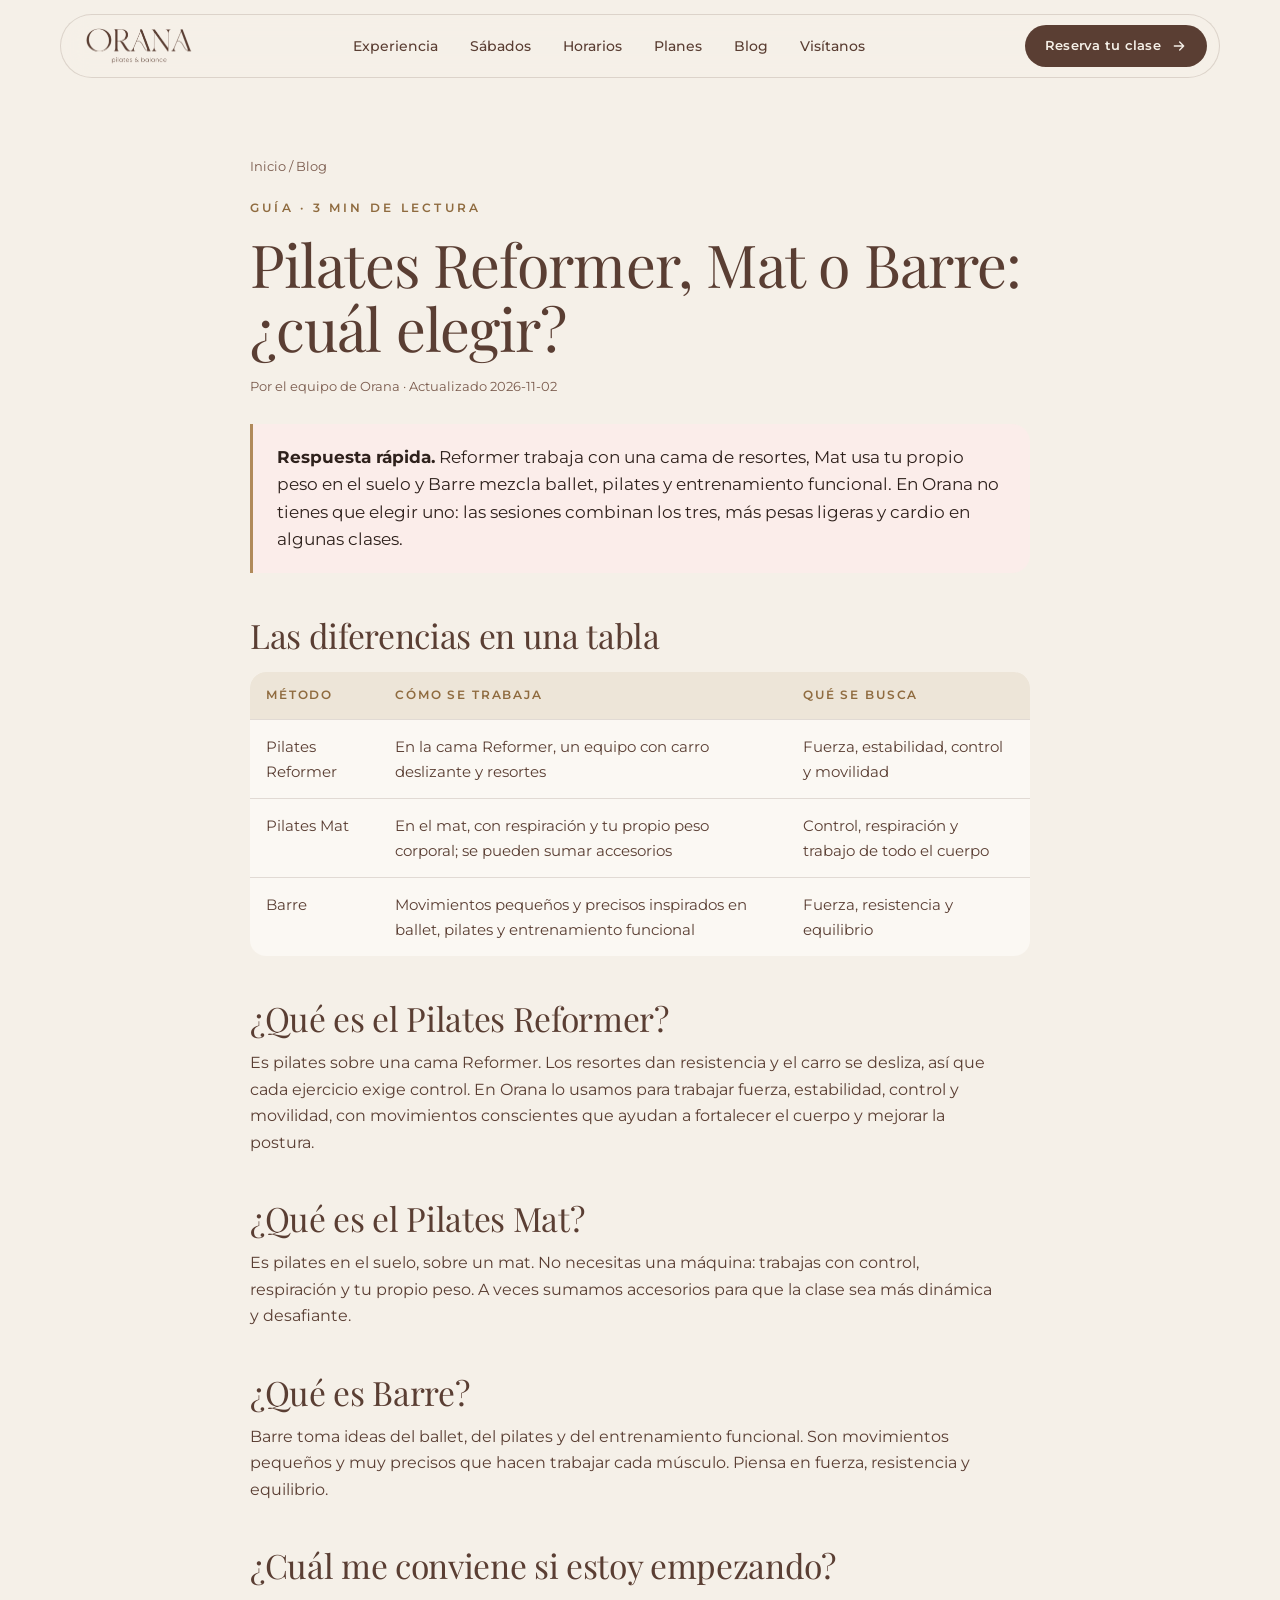
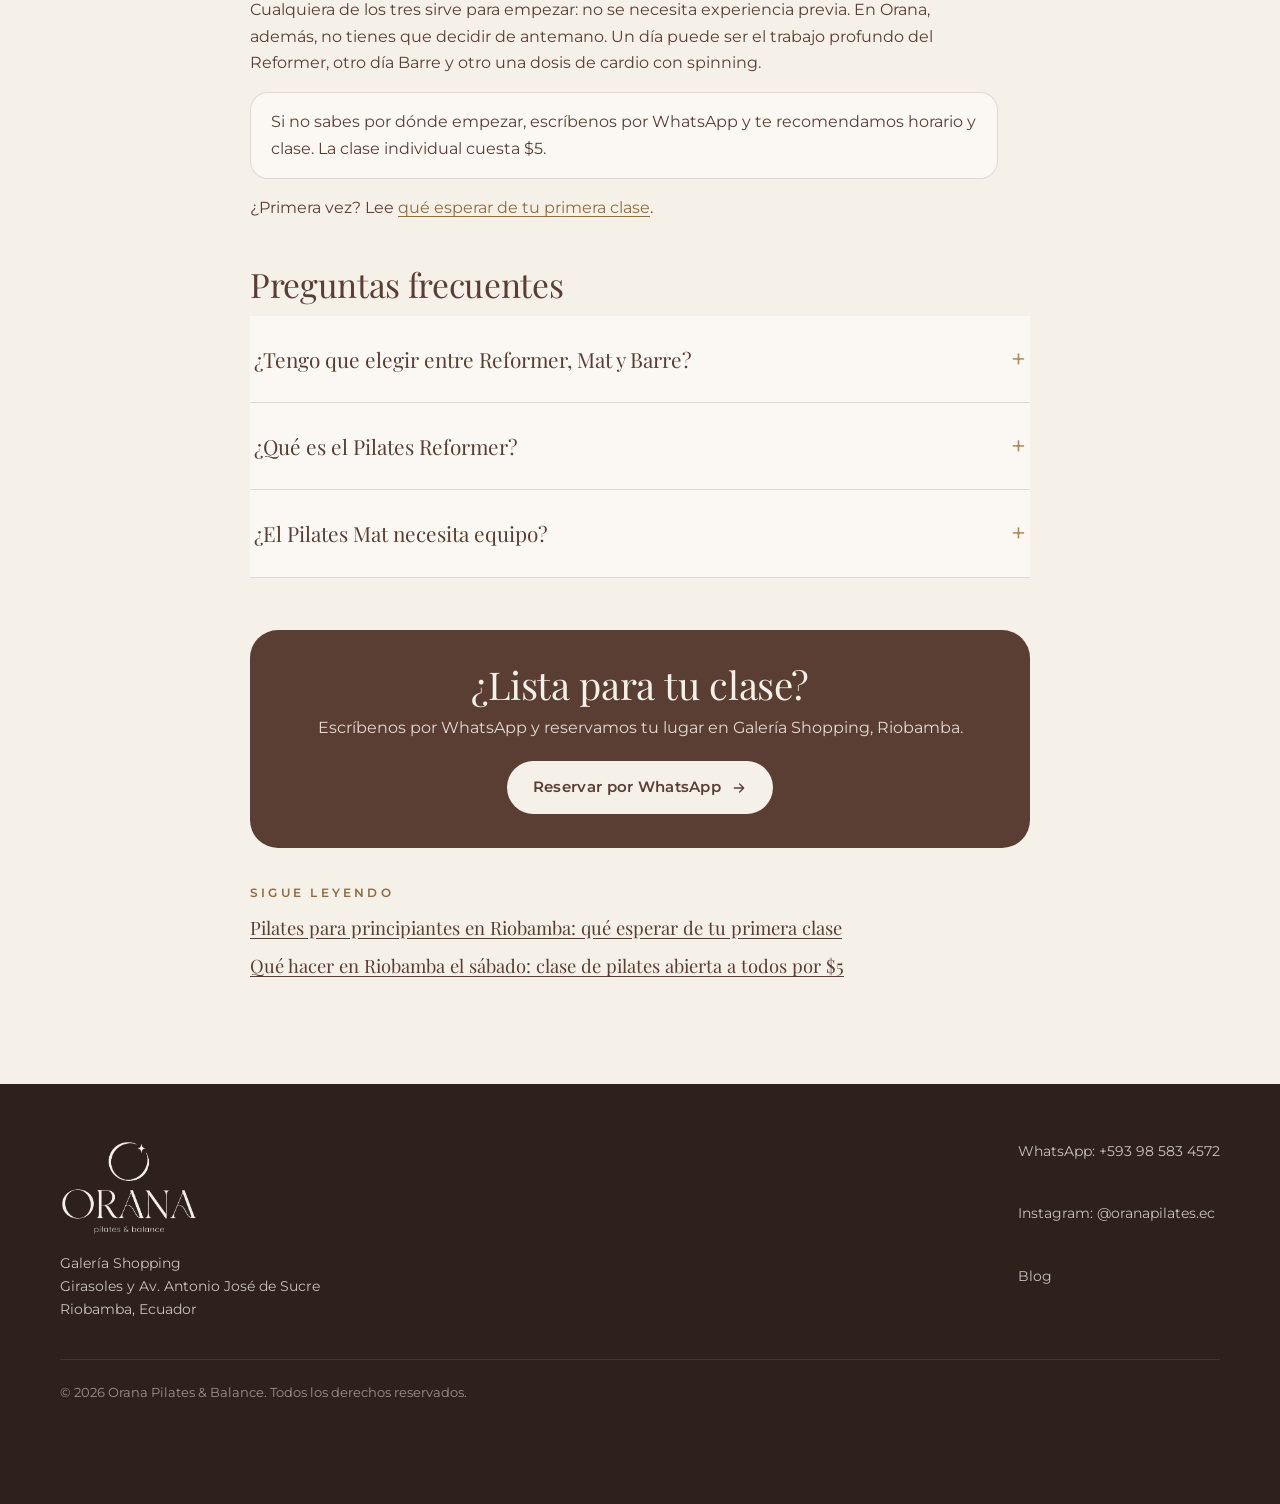
<file: blog/reformer-mat-barre-cual-elegir/index.html>
<!doctype html>
<html lang="es-EC">
<head>
<meta charset="utf-8">
<meta name="viewport" content="width=device-width, initial-scale=1">
<title>Pilates Reformer, Mat o Barre: ¿cuál elegir? | Orana Pilates &amp; Balance</title>
<meta name="description" content="Diferencias entre Pilates Reformer, Pilates Mat y Barre, qué trabaja cada uno y por qué en Orana (Riobamba) no tienes que elegir solo uno.">
<meta name="theme-color" content="#F5F0E8">
<link rel="canonical" href="https://oranapilatesec.com/blog/reformer-mat-barre-cual-elegir/">
<meta property="og:type" content="article">
<meta property="og:title" content="Pilates Reformer, Mat o Barre: ¿cuál elegir? | Orana Pilates &amp; Balance">
<meta property="og:description" content="Diferencias entre Pilates Reformer, Pilates Mat y Barre, qué trabaja cada uno y por qué en Orana (Riobamba) no tienes que elegir solo uno.">
<meta property="og:url" content="https://oranapilatesec.com/blog/reformer-mat-barre-cual-elegir/">
<meta property="og:locale" content="es_EC">
<meta property="og:image" content="https://oranapilatesec.com/assets/img/og.jpg">
<meta name="twitter:card" content="summary_large_image">
<link rel="icon" href="../../favicon.ico" sizes="any">
<link rel="icon" type="image/png" sizes="32x32" href="../../assets/img/favicon-32.png">
<link rel="apple-touch-icon" href="../../assets/img/apple-touch-icon.png">
<link rel="preconnect" href="https://fonts.googleapis.com">
<link rel="preconnect" href="https://fonts.gstatic.com" crossorigin>
<link href="https://fonts.googleapis.com/css2?family=Montserrat:wght@400;500;600;700&family=Playfair+Display:ital,wght@0,400;0,500;1,400;1,500&display=swap" rel="stylesheet">
<link rel="stylesheet" href="../../assets/css/style.css?v=20261102b">
<script type="application/ld+json">
{
 "@context": "https://schema.org",
 "@graph": [
  {
   "@type": "Article",
   "@id": "https://oranapilatesec.com/blog/reformer-mat-barre-cual-elegir/#article",
   "headline": "Pilates Reformer, Mat o Barre: ¿cuál elegir?",
   "description": "Diferencias entre Pilates Reformer, Pilates Mat y Barre, qué trabaja cada uno y por qué en Orana (Riobamba) no tienes que elegir solo uno.",
   "inLanguage": "es-EC",
   "datePublished": "2026-11-02",
   "dateModified": "2026-11-02",
   "mainEntityOfPage": "https://oranapilatesec.com/blog/reformer-mat-barre-cual-elegir/",
   "image": [
    "https://oranapilatesec.com/assets/img/og.jpg"
   ],
   "author": {
    "@id": "https://oranapilatesec.com/#studio"
   },
   "publisher": {
    "@id": "https://oranapilatesec.com/#studio"
   }
  },
  {
   "@type": "BreadcrumbList",
   "itemListElement": [
    {
     "@type": "ListItem",
     "position": 1,
     "name": "Inicio",
     "item": "https://oranapilatesec.com/"
    },
    {
     "@type": "ListItem",
     "position": 2,
     "name": "Blog",
     "item": "https://oranapilatesec.com/blog/"
    },
    {
     "@type": "ListItem",
     "position": 3,
     "name": "Pilates Reformer, Mat o Barre: ¿cuál elegir?",
     "item": "https://oranapilatesec.com/blog/reformer-mat-barre-cual-elegir/"
    }
   ]
  },
  {
   "@type": "FAQPage",
   "mainEntity": [
    {
     "@type": "Question",
     "name": "¿Tengo que elegir entre Reformer, Mat y Barre?",
     "acceptedAnswer": {
      "@type": "Answer",
      "text": "No necesariamente. La propuesta de Orana integra diferentes disciplinas dentro de la misma experiencia."
     }
    },
    {
     "@type": "Question",
     "name": "¿Qué es el Pilates Reformer?",
     "acceptedAnswer": {
      "@type": "Answer",
      "text": "Es pilates sobre una cama Reformer, un equipo con carro deslizante y resortes, para trabajar fuerza, estabilidad, control y movilidad."
     }
    },
    {
     "@type": "Question",
     "name": "¿El Pilates Mat necesita equipo?",
     "acceptedAnswer": {
      "@type": "Answer",
      "text": "No. Se trabaja sobre un mat con control, respiración y tu propio peso corporal; se pueden sumar accesorios."
     }
    }
   ]
  }
 ]
}
</script>
</head>
<body>
<a class="skip" href="#main">Saltar al contenido</a>
<header class="nav">
  <div class="nav-in">
    <a class="logo" href="../../" aria-label="Orana pilates &amp; balance, inicio"><img class="logo-img" src="../../assets/img/wordmark-mocha.png" width="863" height="305" alt="Orana pilates &amp; balance"></a>
    <nav class="links" aria-label="Principal">
      <a href="../../#experiencia">Experiencia</a>
      <a href="../../#sabados">Sábados</a>
      <a href="../../#horarios">Horarios</a>
      <a href="../../#planes">Planes</a>
      <a href="../../blog/">Blog</a>
      <a href="../../#visitanos">Visítanos</a>
    </nav>
    <a class="btn btn-dark" data-wa="Hola Orana, quiero reservar mi clase." href="#">Reserva tu clase <svg viewBox="0 0 24 24" fill="none" stroke="currentColor" stroke-width="2" stroke-linecap="round" stroke-linejoin="round" aria-hidden="true"><path d="M5 12h14M13 6l6 6-6 6"/></svg></a>
  </div>
</header>
<main id="main">
<article class="post">
  <div class="wrap post-in">
    <nav class="crumbs" aria-label="Migas de pan"><a href="../../">Inicio</a> / <a href="../../blog/">Blog</a></nav>
    <p class="eyebrow">Guía · 3 min de lectura</p>
    <h1>Pilates Reformer, Mat o Barre: ¿cuál elegir?</h1>
    <p class="post-meta">Por el equipo de Orana · Actualizado <time datetime="2026-11-02">2026-11-02</time></p>
    <div class="answer"><b>Respuesta rápida.</b> Reformer trabaja con una cama de resortes, Mat usa tu propio peso en el suelo y Barre mezcla ballet, pilates y entrenamiento funcional. En Orana no tienes que elegir uno: las sesiones combinan los tres, más pesas ligeras y cardio en algunas clases.</div>
    <div class="prose">
<h2>Las diferencias en una tabla</h2>
<div class="tbl-wrap"><table class="post-tbl"><thead><tr><th scope="col">Método</th><th scope="col">Cómo se trabaja</th><th scope="col">Qué se busca</th></tr></thead><tbody><tr><td>Pilates Reformer</td><td>En la cama Reformer, un equipo con carro deslizante y resortes</td><td>Fuerza, estabilidad, control y movilidad</td></tr><tr><td>Pilates Mat</td><td>En el mat, con respiración y tu propio peso corporal; se pueden sumar accesorios</td><td>Control, respiración y trabajo de todo el cuerpo</td></tr><tr><td>Barre</td><td>Movimientos pequeños y precisos inspirados en ballet, pilates y entrenamiento funcional</td><td>Fuerza, resistencia y equilibrio</td></tr></tbody></table></div>
<h2>¿Qué es el Pilates Reformer?</h2>
<p>Es pilates sobre una cama Reformer. Los resortes dan resistencia y el carro se desliza, así que cada ejercicio exige control. En Orana lo usamos para trabajar fuerza, estabilidad, control y movilidad, con movimientos conscientes que ayudan a fortalecer el cuerpo y mejorar la postura.</p>
<h2>¿Qué es el Pilates Mat?</h2>
<p>Es pilates en el suelo, sobre un mat. No necesitas una máquina: trabajas con control, respiración y tu propio peso. A veces sumamos accesorios para que la clase sea más dinámica y desafiante.</p>
<h2>¿Qué es Barre?</h2>
<p>Barre toma ideas del ballet, del pilates y del entrenamiento funcional. Son movimientos pequeños y muy precisos que hacen trabajar cada músculo. Piensa en fuerza, resistencia y equilibrio.</p>
<h2>¿Cuál me conviene si estoy empezando?</h2>
<p>Cualquiera de los tres sirve para empezar: no se necesita experiencia previa. En Orana, además, no tienes que decidir de antemano. Un día puede ser el trabajo profundo del Reformer, otro día Barre y otro una dosis de cardio con spinning.</p>
<p class="tip">Si no sabes por dónde empezar, escríbenos por WhatsApp y te recomendamos horario y clase. La clase individual cuesta $5.</p>
<p>¿Primera vez? Lee <a href="../../blog/pilates-para-principiantes-riobamba/">qué esperar de tu primera clase</a>.</p>
    <h2>Preguntas frecuentes</h2>
    <div class="faq post-faq"><details><summary>¿Tengo que elegir entre Reformer, Mat y Barre?</summary><p>No necesariamente. La propuesta de Orana integra diferentes disciplinas dentro de la misma experiencia.</p></details><details><summary>¿Qué es el Pilates Reformer?</summary><p>Es pilates sobre una cama Reformer, un equipo con carro deslizante y resortes, para trabajar fuerza, estabilidad, control y movilidad.</p></details><details><summary>¿El Pilates Mat necesita equipo?</summary><p>No. Se trabaja sobre un mat con control, respiración y tu propio peso corporal; se pueden sumar accesorios.</p></details></div>
    </div>
    <aside class="post-cta">
      <h2>¿Lista para tu clase?</h2>
      <p>Escríbenos por WhatsApp y reservamos tu lugar en Galería Shopping, Riobamba.</p>
      <a class="btn btn-light" data-wa="Hola Orana, leí su blog y quiero reservar una clase." href="#">Reservar por WhatsApp <svg viewBox="0 0 24 24" fill="none" stroke="currentColor" stroke-width="2" stroke-linecap="round" stroke-linejoin="round" aria-hidden="true"><path d="M5 12h14M13 6l6 6-6 6"/></svg></a>
    </aside>
    <div class="more"><p class="eyebrow">Sigue leyendo</p><ul><li><a href="../../blog/pilates-para-principiantes-riobamba/">Pilates para principiantes en Riobamba: qué esperar de tu primera clase</a></li><li><a href="../../blog/que-hacer-en-riobamba-el-sabado/">Qué hacer en Riobamba el sábado: clase de pilates abierta a todos por $5</a></li></ul></div>
  </div>
</article>
</main>
<footer>
  <div class="wrap">
    <div class="ft">
      <div>
        <a class="logo" href="../../" aria-label="Orana pilates &amp; balance, inicio"><img class="logo-img logo-foot" src="../../assets/img/logo-cream.png" width="863" height="599" alt="Orana pilates &amp; balance" loading="lazy"></a>
        <p style="margin-top:16px">Galería Shopping<br>Girasoles y Av. Antonio José de Sucre<br>Riobamba, Ecuador</p>
      </div>
      <ul>
        <li><a data-wa="Hola Orana, tengo una pregunta." href="#">WhatsApp: +593 98 583 4572</a></li>
        <li><a href="https://www.instagram.com/oranapilates.ec/" target="_blank" rel="noopener">Instagram: @oranapilates.ec</a></li>
        <li><a href="../../blog/">Blog</a></li>
      </ul>
    </div>
    <p class="copy">© <span id="yr">2026</span> Orana Pilates &amp; Balance. Todos los derechos reservados.</p>
  </div>
</footer>
<script src="../../assets/js/site-data.js?v=20261102b"></script>
<script src="../../assets/js/main.js?v=20261102b"></script>
</body>
</html>
</file>
<file: assets/css/style.css>
/* ORANA — pilates & balance
   Palette: cream / mocha / gold-caramel / blush */
:root{
  --cream:#F5F0E8;
  --cream-2:#EDE5D8;
  --paper:#FBF8F3;
  --mocha:#5A3E33;
  --mocha-2:#7A5B4D;
  --gold:#B08A5A;
  --gold-deep:#8F6B3F;
  --blush:#F3D8D4;
  --blush-2:#FBEDEA;
  --ink:#2E211C;
  --line:rgba(90,62,51,.16);
  --radius:28px;
  --serif:"Playfair Display","Bodoni MT",Didot,Georgia,serif;
  --sans:"Montserrat","Helvetica Neue",Arial,sans-serif;
  --ease:cubic-bezier(.22,.7,.2,1);
}
*{box-sizing:border-box;margin:0;padding:0}
html{scroll-behavior:smooth;-webkit-text-size-adjust:100%}
body{font-family:var(--sans);font-size:16px;line-height:1.65;color:var(--mocha);background:var(--cream);overflow-x:hidden}
img{max-width:100%;display:block}
a{color:inherit;text-decoration:none}
button{font:inherit;color:inherit;background:none;border:0;cursor:pointer}
:focus-visible{outline:2px solid var(--gold-deep);outline-offset:3px;border-radius:8px}
.skip{position:absolute;left:-999px;top:8px;background:var(--mocha);color:var(--cream);padding:10px 16px;border-radius:99px;z-index:100}
.skip:focus{left:12px}

/* type */
.eyebrow{font-size:.72rem;letter-spacing:.28em;text-transform:uppercase;color:var(--gold-deep);font-weight:600}
h1,h2,h3{font-family:var(--serif);font-weight:400;line-height:1.08;color:var(--mocha)}
h1 em,h2 em{font-style:italic;color:var(--gold)}
h2{font-size:clamp(2.1rem,5vw,3.6rem);letter-spacing:-.01em}
h3{font-size:1.5rem}
.lede{font-size:1.1rem;max-width:56ch;color:var(--mocha-2)}
.wrap{width:min(1160px,100% - 40px);margin-inline:auto}
section{padding:clamp(72px,10vw,128px) 0}
.sec-head{max-width:720px;margin-bottom:48px}
.sec-head h2{margin:14px 0 18px}

/* buttons */
.btn{display:inline-flex;align-items:center;gap:10px;padding:14px 26px;border-radius:99px;font-weight:600;font-size:.92rem;letter-spacing:.02em;transition:transform .3s var(--ease),background .25s,color .25s,box-shadow .3s}
.btn svg{width:16px;height:16px;transition:transform .3s var(--ease)}
.btn:hover svg{transform:translateX(4px)}
.btn-dark{background:var(--mocha);color:var(--cream)}
.btn-dark:hover{background:var(--ink);transform:translateY(-2px);box-shadow:0 12px 28px -12px rgba(46,33,28,.55)}
.btn-ghost{border:1.5px solid var(--mocha);color:var(--mocha)}
.btn-ghost:hover{background:var(--mocha);color:var(--cream)}
.btn-light{background:var(--cream);color:var(--mocha)}
.btn-light:hover{background:#fff;transform:translateY(-2px)}

/* nav */
.nav{position:fixed;inset:14px 0 auto 0;z-index:50;pointer-events:none}
.nav-in{width:min(1160px,100% - 28px);margin-inline:auto;display:flex;align-items:center;justify-content:space-between;gap:12px;padding:10px 12px 10px 24px;border-radius:99px;background:rgba(245,240,232,.72);backdrop-filter:blur(14px);-webkit-backdrop-filter:blur(14px);border:1px solid var(--line);pointer-events:auto}
.logo{display:flex;align-items:center;gap:10px;line-height:1}
.logo-img{display:block;height:38px;width:auto}
.logo-img.logo-foot{height:96px}
.logo-mark{width:26px;height:26px;border:1.5px solid var(--mocha);border-radius:50%;position:relative}
.logo-mark::after{content:"✦";position:absolute;top:-7px;right:-4px;font-size:11px;color:var(--gold)}
.logo-t{display:flex;flex-direction:column}
.logo-t b{font-weight:400;letter-spacing:.3em;font-size:1.05rem;color:var(--mocha)}
.logo-t small{font-size:.58rem;letter-spacing:.1em;color:var(--mocha-2);margin-top:3px;text-transform:lowercase}
.links{display:flex;gap:4px;align-items:center}
.links a{padding:8px 14px;border-radius:99px;font-size:.85rem;font-weight:500;transition:background .2s}
.links a:hover{background:rgba(90,62,51,.08)}
.nav .btn{padding:10px 20px;font-size:.82rem}
@media(max-width:860px){.links{display:none}}

/* hero */
.hero{position:relative;min-height:100svh;padding:0;display:flex;align-items:flex-end;overflow:hidden;background:var(--cream-2)}
.hero-img{position:absolute;inset:0;width:100%;height:100%;object-fit:cover;object-position:68% 50%;transform:scale(1.06);animation:settle 2.4s var(--ease) forwards}
@keyframes settle{to{transform:scale(1)}}
.hero::after{content:"";position:absolute;inset:0;background:
  linear-gradient(90deg,rgba(245,240,232,.94) 0%,rgba(245,240,232,.82) 30%,rgba(245,240,232,.18) 62%,rgba(245,240,232,0) 78%),
  linear-gradient(0deg,rgba(245,240,232,.9) 0%,rgba(245,240,232,0) 28%)}
.hero-in{position:relative;z-index:2;padding:150px 0 clamp(56px,8vw,96px)}
.hero h1{font-size:clamp(3rem,8.4vw,7rem);letter-spacing:-.025em;max-width:9.5ch}
.hero .lede{margin:26px 0 34px;color:var(--mocha)}
.hero-cta{display:flex;flex-wrap:wrap;gap:12px}
.chip{display:inline-flex;align-items:center;gap:10px;margin-top:34px;padding:10px 18px 10px 12px;border-radius:99px;background:var(--blush);font-size:.84rem;font-weight:600}
.chip i{font-style:normal;background:var(--mocha);color:var(--cream);border-radius:99px;padding:3px 10px;font-size:.78rem}
@media(max-width:760px){
  .hero{display:block;min-height:0;background:var(--cream)}
  .hero picture{display:block;position:relative;height:62svh;min-height:380px}
  .hero-img{position:absolute;object-position:100% 20%}
  .hero::after{inset:auto 0 auto 0;top:0;height:62svh;min-height:380px;background:linear-gradient(0deg,rgba(245,240,232,1) 0%,rgba(245,240,232,0) 22%)}
  .hero-in{padding:6px 0 48px;margin-top:-10px}
  .hero h1{max-width:none;font-size:clamp(2.6rem,12vw,3.6rem)}
  .hero .lede{margin:18px 0 26px}
}

/* blur-in headline words */
.bw{display:inline-block;opacity:0;filter:blur(14px);transform:translateY(14px);transition:opacity .9s var(--ease),filter .9s var(--ease),transform .9s var(--ease)}
.in .bw,.bw.in{opacity:1;filter:blur(0);transform:none}

/* reveal */
.rv{opacity:0;transform:translateY(28px);transition:opacity .9s var(--ease),transform .9s var(--ease);transition-delay:var(--d,0s)}
.rv.in{opacity:1;transform:none}

/* marquee */
.marquee{padding:0;background:var(--mocha);color:var(--cream);overflow:hidden;border-block:1px solid var(--ink)}
.mq-track{display:flex;gap:48px;width:max-content;padding:20px 0;animation:mq 38s linear infinite}
.marquee:hover .mq-track{animation-play-state:paused}
.mq-track span{font-family:var(--serif);font-style:italic;font-size:1.6rem;white-space:nowrap;display:flex;align-items:center;gap:48px}
.mq-track span::after{content:"✦";color:var(--gold);font-size:1rem;font-style:normal}
@keyframes mq{to{transform:translateX(-50%)}}

/* welcome */
.welcome{background:var(--paper)}
.split{display:grid;grid-template-columns:1.05fr .95fr;gap:clamp(32px,6vw,88px);align-items:center}
.split p+p{margin-top:16px}
.photo{border-radius:var(--radius);overflow:hidden;position:relative;background:var(--cream-2)}
.photo img{width:100%;height:100%;object-fit:cover;transition:transform 1.4s var(--ease)}
.photo:hover img{transform:scale(1.04)}
.tag{display:inline-block;margin-top:24px;font-family:var(--serif);font-style:italic;font-size:1.4rem;color:var(--gold-deep)}
@media(max-width:860px){.split{grid-template-columns:1fr}}

/* experience */
.exp-list{border-top:1px solid var(--line)}
.exp-row{display:grid;grid-template-columns:70px 1fr 1.3fr;gap:24px;align-items:baseline;padding:30px 12px;border-bottom:1px solid var(--line);transition:background .35s var(--ease),padding .35s var(--ease)}
.exp-row:hover{background:var(--blush-2);padding-inline:28px}
.exp-row .n{font-family:var(--serif);font-style:italic;color:var(--gold);font-size:1.2rem}
.exp-row h3{font-size:clamp(1.6rem,3vw,2.3rem)}
.exp-row p{color:var(--mocha-2)}
@media(max-width:760px){.exp-row{grid-template-columns:40px 1fr;gap:6px 14px}.exp-row p{grid-column:2}}
.exp-note{margin-top:36px;font-family:var(--serif);font-style:italic;font-size:1.35rem;max-width:44ch}

/* saturdays */
.sat{background:var(--mocha);color:var(--cream);position:relative;overflow:hidden}
.sat h2,.sat h3{color:var(--cream)}
.sat h2 em{color:#E7C99B}
.sat .eyebrow{color:#E7C99B}
.sat .lede{color:rgba(245,240,232,.82)}
.sat::before{content:"";position:absolute;width:520px;height:520px;right:-140px;top:-160px;border-radius:50%;background:radial-gradient(closest-side,rgba(243,216,212,.22),transparent)}
.sat-grid{display:grid;grid-template-columns:1fr 1fr;gap:clamp(28px,5vw,72px);align-items:start;position:relative}
.sat-card{background:var(--cream);color:var(--mocha);border-radius:var(--radius);padding:clamp(26px,4vw,44px)}
.sat-card .eyebrow{color:var(--gold-deep)}
.sat-date{font-family:var(--serif);font-size:clamp(2rem,4.4vw,3.2rem);line-height:1.05;margin:12px 0 4px;color:var(--mocha)}
.sat-meta{display:flex;flex-wrap:wrap;gap:8px 22px;margin:14px 0 22px;font-weight:600}
.sat-class{font-family:var(--serif);font-style:italic;font-size:1.5rem;color:var(--gold-deep)}
.price-tbl{width:100%;border-collapse:collapse;margin:8px 0 20px}
.price-tbl th,.price-tbl td{padding:15px 4px;text-align:left;border-bottom:1px solid rgba(245,240,232,.22)}
.price-tbl th{font-weight:500;font-size:.78rem;letter-spacing:.18em;text-transform:uppercase;color:rgba(245,240,232,.6)}
.price-tbl td:last-child,.price-tbl th:last-child{text-align:right}
.price-tbl td:last-child{font-family:var(--serif);font-size:1.5rem;color:#E7C99B}
.sat-note{font-size:.84rem;color:rgba(245,240,232,.62);margin-bottom:22px}
.plan4{display:flex;justify-content:space-between;align-items:center;gap:14px;flex-wrap:wrap;margin-top:6px;padding:20px 22px;border-radius:20px;background:rgba(245,240,232,.08);border:1px solid rgba(245,240,232,.2)}
.plan4 b{font-family:var(--serif);font-weight:400;font-size:1.25rem;display:block}
.plan4 small{opacity:.72}
@media(max-width:860px){.sat-grid{grid-template-columns:1fr}}

/* schedule */
.sched-grid{display:grid;grid-template-columns:1fr 1fr;gap:20px}
.slot-box{background:var(--paper);border:1px solid var(--line);border-radius:var(--radius);padding:30px}
.slot-box h3{margin-bottom:16px}
.slots{display:grid;grid-template-columns:1fr 1fr;gap:10px;list-style:none}
.slots li{padding:14px 10px;text-align:center;border-radius:16px;background:var(--cream);border:1px solid var(--line);font-weight:600;font-size:.95rem;letter-spacing:.02em;transition:background .25s,transform .3s var(--ease),color .25s}
.slots li:hover{background:var(--mocha);color:var(--cream);transform:translateY(-3px)}
.sched-foot{margin-top:26px;display:flex;flex-wrap:wrap;gap:14px 22px;align-items:center}
.sched-foot p{color:var(--mocha-2)}
@media(max-width:700px){.sched-grid{grid-template-columns:1fr}}

/* pricing */
.pricing{background:var(--paper)}
.tabs{display:inline-flex;gap:4px;padding:5px;border-radius:99px;background:var(--cream-2);margin-bottom:34px;flex-wrap:wrap}
.tab{padding:11px 22px;border-radius:99px;font-weight:600;font-size:.88rem;transition:background .25s,color .25s}
.tab[aria-selected="true"]{background:var(--mocha);color:var(--cream)}
.panel[hidden]{display:none}
.cards{display:grid;grid-template-columns:repeat(auto-fit,minmax(250px,1fr));gap:18px}
.card{position:relative;display:flex;flex-direction:column;padding:18px 18px 28px;border-radius:var(--radius);background:var(--cream);border:1px solid var(--line);transition:box-shadow .45s var(--ease),border-color .3s}
.card:hover{box-shadow:0 26px 50px -28px rgba(90,62,51,.5);border-color:var(--gold)}
.card.feat{background:var(--paper);border-color:var(--gold)}
.badge{position:absolute;top:-12px;right:22px;z-index:3;background:var(--blush);color:var(--mocha);font-size:.68rem;font-weight:700;letter-spacing:.14em;text-transform:uppercase;padding:6px 12px;border-radius:99px;box-shadow:0 6px 16px -8px rgba(90,62,51,.5)}
.card h3{font-size:1.6rem;margin-top:26px;padding-inline:10px}
.card .classes{font-size:.78rem;letter-spacing:.2em;text-transform:uppercase;color:var(--gold-deep);margin:6px 0 16px;font-weight:600;padding-inline:10px}
.price{font-family:var(--serif);font-size:3.2rem;line-height:1;color:var(--mocha);padding-inline:10px}
.unit{font-size:.88rem;color:var(--mocha-2);margin-top:6px;padding-inline:10px}
.sub{margin:16px 0 26px;color:var(--mocha-2);font-size:.95rem;flex:1;padding-inline:10px}
.card .btn{align-self:flex-start;margin-left:10px}

/* membership cards: scroll-driven movement (wrap) + pointer tilt (card) */
.cwrap{perspective:1100px;transform:translate3d(0,var(--ty,0px),0) rotateX(var(--rx,0deg)) rotateZ(var(--rz,0deg));transform-origin:50% 100%;will-change:transform}
.ccard{--hx:0deg;--hy:0deg;--gx:30%;--gy:20%;position:relative;aspect-ratio:1.586;border-radius:18px;padding:16px 18px;overflow:hidden;isolation:isolate;
  transform:rotateX(var(--hx)) rotateY(var(--hy));transition:transform .3s var(--ease),box-shadow .4s;
  box-shadow:0 18px 30px -16px rgba(46,33,28,.55),0 2px 0 rgba(255,255,255,.35) inset}
.ccard::before{content:"";position:absolute;z-index:-1;width:130%;height:150%;right:-35%;top:-25%;border-radius:50%;background:linear-gradient(120deg,rgba(255,255,255,.34),rgba(255,255,255,0) 60%);transform:rotate(-24deg)}
.ccard::after{content:"";position:absolute;inset:0;z-index:2;pointer-events:none;border-radius:inherit;background:radial-gradient(260px circle at var(--gx) var(--gy),rgba(255,255,255,.38),transparent 62%);opacity:0;transition:opacity .3s}
.card:hover .ccard::after{opacity:1}
.cc-logo{position:absolute;left:18px;top:16px;display:flex;align-items:center;gap:8px;font-size:.8rem}
.cc-logo i{width:18px;height:18px;border:1.4px solid currentColor;border-radius:50%;display:block}
.cc-logo b{font-weight:400;letter-spacing:.3em}
.cc-spark{position:absolute;right:18px;top:14px;font-size:.9rem;opacity:.8}
.cc-nfc{position:absolute;left:18px;top:50px;width:24px;height:24px;opacity:.55}
.cc-chip{position:absolute;right:18px;bottom:18px;width:40px;height:30px;border-radius:7px;background:linear-gradient(135deg,#f2e6c8,#b9a273 55%,#e9dcb8);box-shadow:inset 0 0 0 1px rgba(60,40,20,.25)}
.cc-chip::before,.cc-chip::after{content:"";position:absolute;background:rgba(60,40,20,.3)}
.cc-chip::before{left:0;right:0;top:50%;height:1px}
.cc-chip::after{top:0;bottom:0;left:50%;width:1px}
.cc-plan{position:absolute;left:18px;bottom:34px;font-family:var(--serif);font-size:1.45rem;line-height:1}
.cc-sub{position:absolute;left:18px;bottom:16px;font-size:.52rem;letter-spacing:.2em;opacity:.7}
.t-pearl{color:var(--mocha);background:linear-gradient(135deg,#FBF8F3 0%,#EFE7DA 55%,#E3D8C6 100%)}
.t-blush{color:#5A3E33;background:linear-gradient(135deg,#FBE6E2 0%,#F1C9C2 60%,#E7B5AD 100%)}
.t-gold{color:#3E2A22;background:linear-gradient(135deg,#E6CBA0 0%,#C9A06A 55%,#A98353 100%)}
.t-mocha{color:var(--cream);background:linear-gradient(135deg,#86675A 0%,#5A3E33 60%,#46302A 100%)}
.t-ink{color:var(--cream);background:linear-gradient(135deg,#46302A 0%,#2B1D17 65%,#1F1511 100%)}
.t-ink::before{background:linear-gradient(120deg,rgba(231,201,155,.38),rgba(231,201,155,0) 60%)}
.t-ink .cc-spark{color:#E7C99B}
@media(prefers-reduced-motion:reduce){.cwrap{transform:none}.ccard{transform:none}}
.pr-note{margin-top:28px;font-size:.9rem;color:var(--mocha-2)}

/* cafe */
.cafe .photos{display:grid;grid-template-columns:1fr 1fr;gap:16px}
.cafe .photos .photo{aspect-ratio:3/4}
.cafe .photos .photo:nth-child(2){margin-top:44px}
.plusline{font-family:var(--serif);font-size:clamp(1.4rem,2.6vw,2rem);margin:22px 0 28px;font-style:italic;color:var(--gold-deep)}
.cafe p+p{margin-top:14px}

/* community */
.comm{background:var(--blush-2)}
.comm .photos{display:grid;grid-template-columns:.8fr 1.2fr;gap:16px;align-items:end}
.comm .photo.a{aspect-ratio:3/4.4}
.comm .photo.b{aspect-ratio:1/1}
.nots{list-style:none;margin:22px 0}
.nots li{font-family:var(--serif);font-size:clamp(1.5rem,3vw,2.2rem);line-height:1.25;color:var(--mocha)}
.nots li::before{content:"✦ ";color:var(--gold);font-size:.9rem}
.nots+p{font-weight:600}

/* reviews */
.rev-grid{display:grid;grid-template-columns:repeat(auto-fit,minmax(250px,1fr));gap:18px}
.rev{background:var(--paper);border:1px solid var(--line);border-radius:var(--radius);padding:28px;display:flex;flex-direction:column;gap:18px;transition:transform .4s var(--ease)}
.rev:hover{transform:translateY(-6px)}
.stars{color:var(--gold);letter-spacing:.2em;font-size:.95rem}
.rev blockquote{font-family:var(--serif);font-size:1.3rem;line-height:1.35;flex:1}
.rev cite{font-style:normal;font-size:.85rem;font-weight:600;color:var(--mocha-2)}
.rev-foot{margin-top:26px;font-size:.88rem;color:var(--mocha-2)}

/* faq */
.faq{background:var(--paper)}
.faq-list{max-width:820px}
.faq details{border-bottom:1px solid var(--line)}
.faq summary{list-style:none;cursor:pointer;display:flex;justify-content:space-between;align-items:center;gap:18px;padding:22px 4px;font-family:var(--serif);font-size:1.3rem}
.faq summary::-webkit-details-marker{display:none}
.faq summary::after{content:"+";font-family:var(--sans);font-size:1.6rem;color:var(--gold);transition:transform .35s var(--ease)}
.faq details[open] summary::after{transform:rotate(45deg)}
.faq details p{padding:0 4px 24px;max-width:62ch;color:var(--mocha-2)}

/* visit */
.visit-grid{display:grid;grid-template-columns:1fr 1fr;gap:clamp(28px,5vw,72px);align-items:center}
.addr{font-family:var(--serif);font-size:clamp(1.4rem,2.6vw,2rem);line-height:1.3;margin:18px 0 26px}
.contact-list{list-style:none;display:grid;gap:10px;margin-top:28px}
.contact-list a{display:inline-flex;gap:10px;font-weight:600;border-bottom:1.5px solid var(--gold);padding-bottom:2px}
.visit .photo{aspect-ratio:3/4;max-height:640px}
@media(max-width:860px){.visit-grid{grid-template-columns:1fr}}

/* final */
.final{background:var(--mocha);color:var(--cream);text-align:center;position:relative;overflow:hidden}
.final h2{color:var(--cream);font-size:clamp(2.6rem,7vw,5.6rem);margin-bottom:24px}
.final h2 em{color:#E7C99B}
.final p{font-family:var(--serif);font-style:italic;font-size:1.4rem;opacity:.9}
.final .btn{margin-top:34px}

/* footer */
footer{background:var(--ink);color:rgba(245,240,232,.78);padding:56px 0 100px;font-size:.88rem}
.ft{display:flex;justify-content:space-between;gap:28px;flex-wrap:wrap}
footer .logo-t b,footer .logo-t small{color:var(--cream)}
footer .logo-mark{border-color:var(--cream)}
footer a:hover{color:#fff}
.ft ul{list-style:none;display:grid;gap:6px}
.copy{margin-top:38px;padding-top:22px;border-top:1px solid rgba(245,240,232,.14);font-size:.8rem;opacity:.7}

/* sticky mobile CTA */
.sticky{position:fixed;left:14px;right:14px;bottom:14px;z-index:60;display:none;transform:translateY(140%);transition:transform .5s var(--ease)}
.sticky.show{transform:none}
.sticky .btn{width:100%;justify-content:center;box-shadow:0 14px 34px -10px rgba(46,33,28,.6)}
@media(max-width:860px){.sticky{display:block}}

/* cursor glow (desktop only) */
.glow{position:fixed;width:340px;height:340px;border-radius:50%;pointer-events:none;z-index:1;background:radial-gradient(closest-side,rgba(243,216,212,.45),transparent);transform:translate(-50%,-50%);opacity:0;transition:opacity .4s}
@media(hover:none){.glow{display:none}}

@media(prefers-reduced-motion:reduce){
  *{animation:none!important;transition:none!important;scroll-behavior:auto!important}
  .rv,.bw{opacity:1;filter:none;transform:none}
  .hero-img{transform:none}
}

/* answer-first facts */
.facts{background:var(--paper);padding:clamp(48px,7vw,84px) 0}
.facts h2{font-size:clamp(1.7rem,3.6vw,2.6rem);margin-bottom:14px}
.facts .lede{max-width:70ch;color:var(--mocha)}
.fact-grid{display:grid;grid-template-columns:repeat(4,1fr);gap:1px;margin-top:30px;background:var(--line);border:1px solid var(--line);border-radius:var(--radius);overflow:hidden}
.fact-grid>div{background:var(--paper);padding:20px 22px}
.fact-grid dt{font-size:.68rem;letter-spacing:.2em;text-transform:uppercase;color:var(--gold-deep);font-weight:700;margin-bottom:6px}
.fact-grid dd{font-weight:500;color:var(--mocha)}
.exp-row h3 small{font-family:var(--sans);font-size:.78rem;letter-spacing:.14em;text-transform:uppercase;color:var(--gold-deep);margin-left:8px;font-weight:600;white-space:nowrap}
@media(max-width:980px){.fact-grid{grid-template-columns:repeat(2,1fr)}}
@media(max-width:520px){.fact-grid{grid-template-columns:1fr}}

/* ---------- blog ---------- */
.post{padding:clamp(112px,14vw,156px) 0 clamp(64px,8vw,104px)}
.post-in{max-width:780px}
.post h1{font-size:clamp(2.2rem,5.6vw,3.7rem);letter-spacing:-.015em;margin:14px 0 16px}
.post h1 em{font-style:italic;color:var(--gold)}
.crumbs{font-size:.8rem;color:var(--mocha-2);margin-bottom:22px}
.crumbs a:hover{color:var(--gold-deep);text-decoration:underline}
.post-meta{font-size:.82rem;color:var(--mocha-2);margin-bottom:26px}
.answer{background:var(--blush-2);border-left:3px solid var(--gold);border-radius:0 18px 18px 0;padding:20px 24px;margin:0 0 38px;font-size:1.04rem;color:var(--ink)}
.prose h2{font-size:clamp(1.55rem,3.4vw,2.1rem);margin:44px 0 14px}
.prose p,.prose ul{max-width:68ch;margin-bottom:16px}
.prose ul{padding-left:1.2em}
.prose li{margin-bottom:6px}
.prose a{color:var(--gold-deep);text-decoration:underline;text-underline-offset:3px}
.tbl-wrap{overflow-x:auto;margin:18px 0 22px;-webkit-overflow-scrolling:touch}
.post-tbl{width:100%;border-collapse:collapse;font-size:.95rem;background:var(--paper);border-radius:16px;overflow:hidden}
.post-tbl th,.post-tbl td{padding:14px 16px;text-align:left;border-bottom:1px solid var(--line);vertical-align:top}
.post-tbl th{font-size:.72rem;letter-spacing:.16em;text-transform:uppercase;color:var(--gold-deep);font-weight:600;background:var(--cream-2)}
.post-tbl tr:last-child td{border-bottom:0}
.tip{background:var(--paper);border:1px solid var(--line);border-radius:18px;padding:16px 20px}
.callout{background:var(--mocha);color:var(--cream);border-radius:var(--radius);padding:28px;margin:0 0 30px}
.callout .eyebrow{color:#E7C99B}
.callout-big{font-family:var(--serif);font-size:clamp(1.8rem,5vw,2.6rem);line-height:1.1;margin:8px 0 6px;color:var(--cream)}
.callout-sub{opacity:.85;margin-bottom:20px}
.callout .btn-dark{background:var(--cream);color:var(--mocha)}
.post-faq{max-width:none}
.post-cta{background:var(--mocha);color:var(--cream);border-radius:var(--radius);padding:34px 28px;margin:52px 0 36px;text-align:center}
.post-cta h2{color:var(--cream);font-size:clamp(1.7rem,4vw,2.4rem);margin-bottom:10px}
.post-cta p{opacity:.88;margin-bottom:20px}
.more ul{list-style:none;margin-top:10px;display:grid;gap:8px}
.more a{font-family:var(--serif);font-size:1.15rem;text-decoration:underline;text-underline-offset:3px}
.more a:hover{color:var(--gold-deep)}
.post-grid{display:grid;gap:18px;margin-top:38px}
.post-card{display:block;background:var(--paper);border:1px solid var(--line);border-radius:var(--radius);padding:28px;transition:transform .35s var(--ease),box-shadow .35s}
.post-card:hover{transform:translateY(-4px);box-shadow:0 18px 40px -22px rgba(46,33,28,.5)}
.post-card h2{font-size:clamp(1.5rem,3.4vw,2rem);margin:10px 0 10px}
.post-card p:not(.eyebrow){color:var(--mocha-2);margin-bottom:14px}
.more-link{display:inline-flex;align-items:center;gap:8px;font-weight:600;font-size:.9rem;color:var(--gold-deep)}
.more-link svg{width:16px;height:16px}
.prose a.btn,.callout a.btn{text-decoration:none}
</file>
